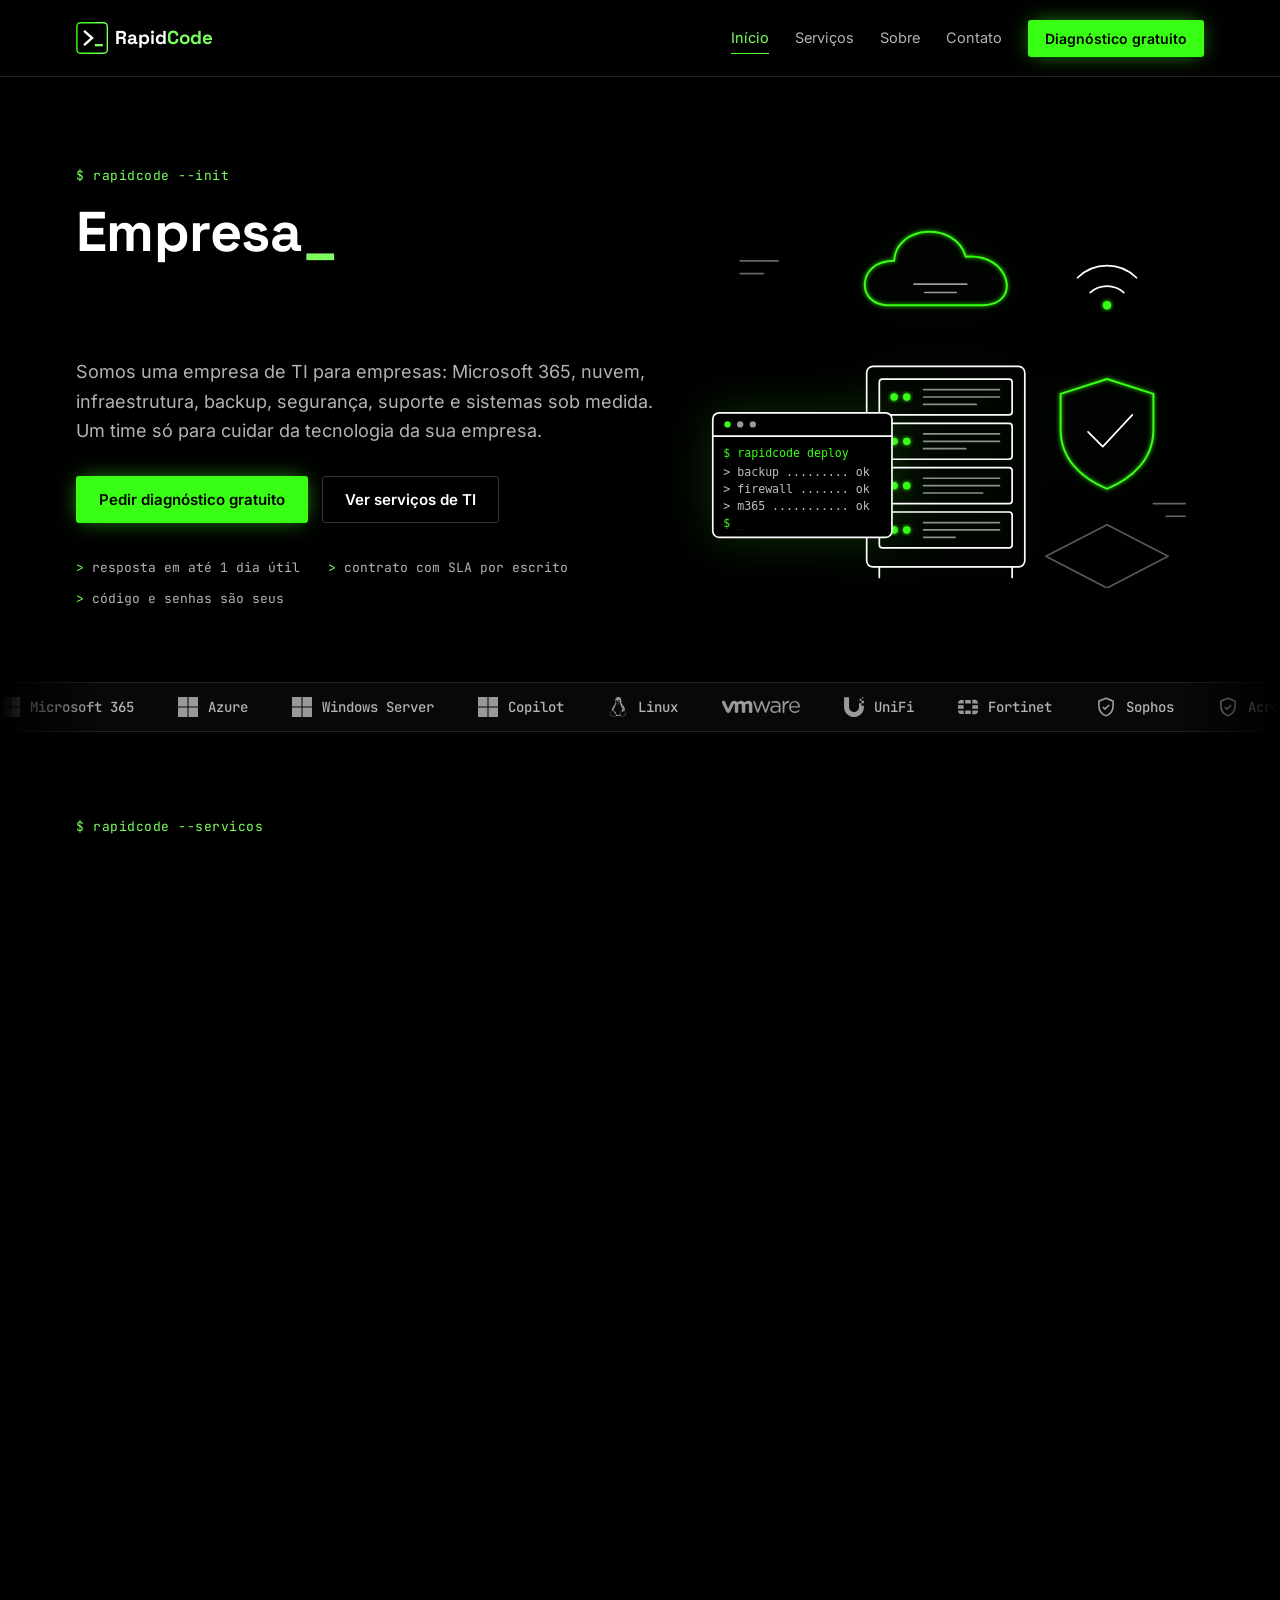
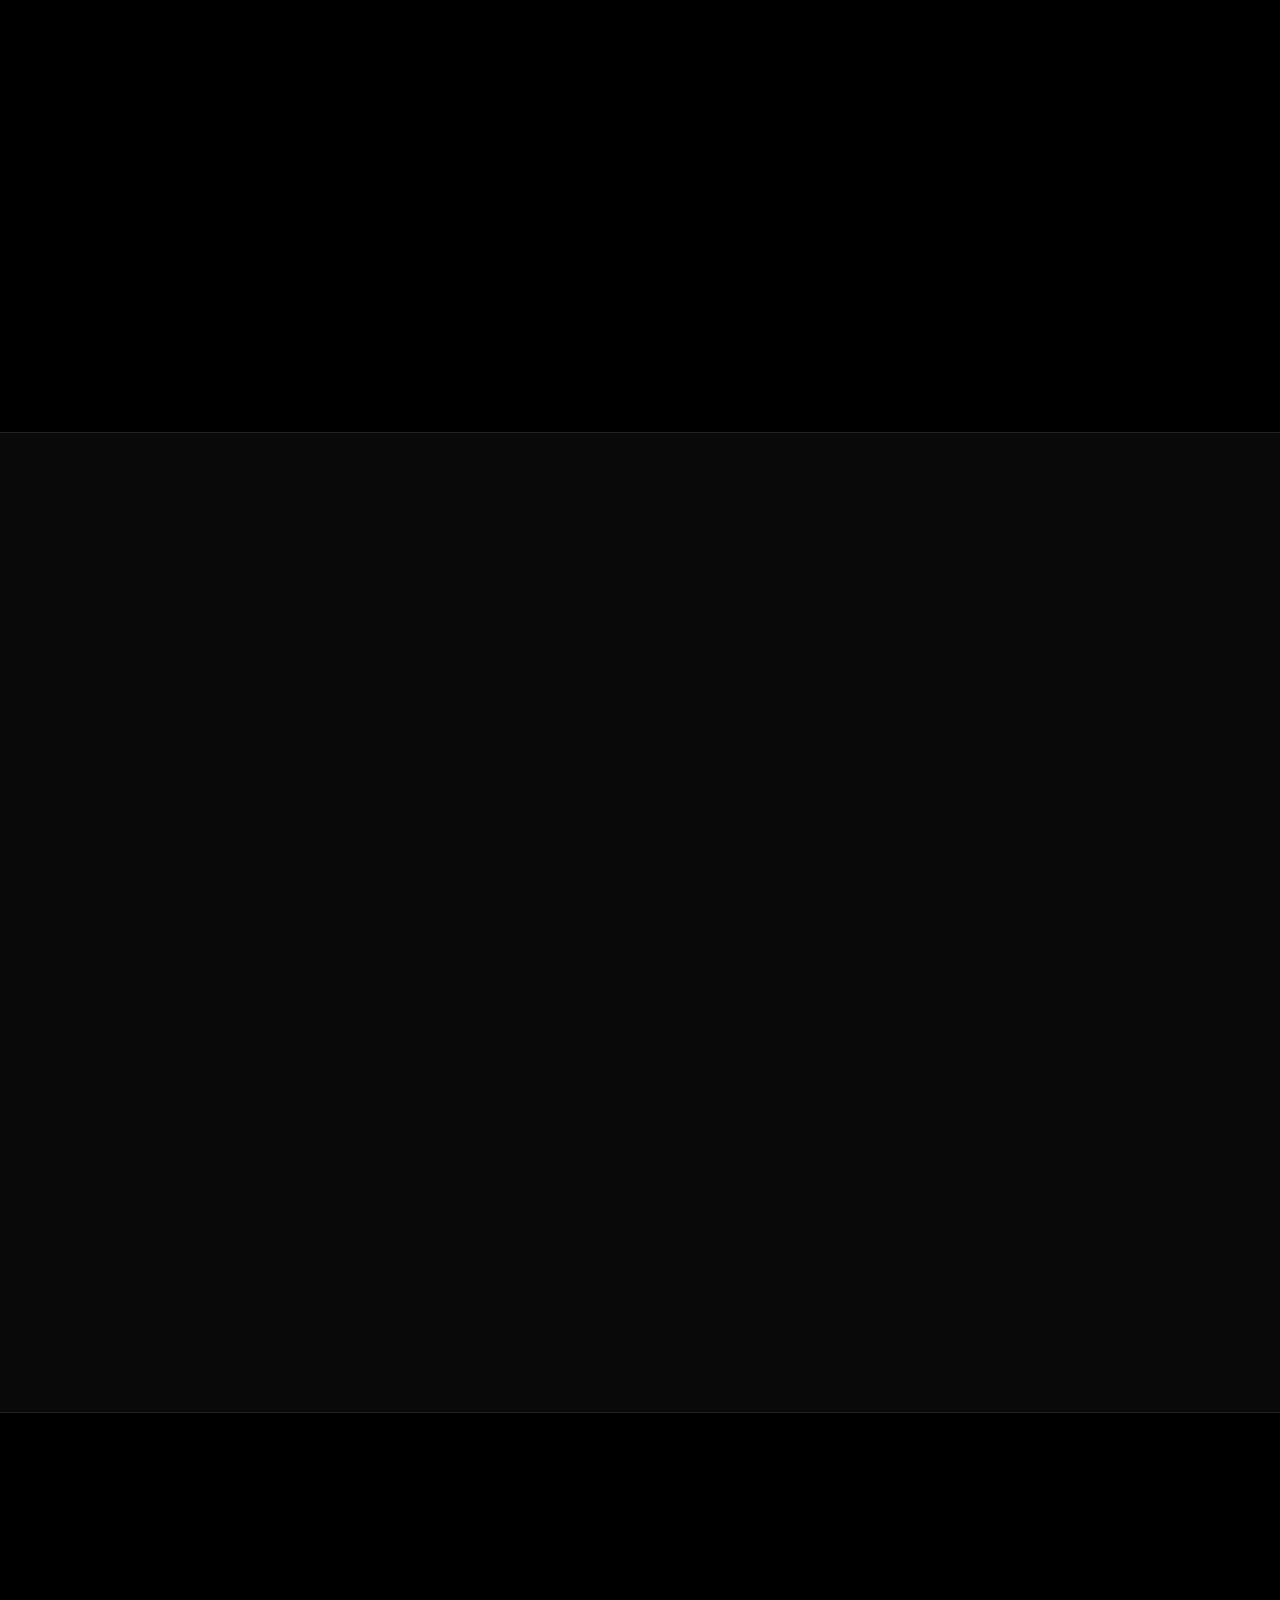
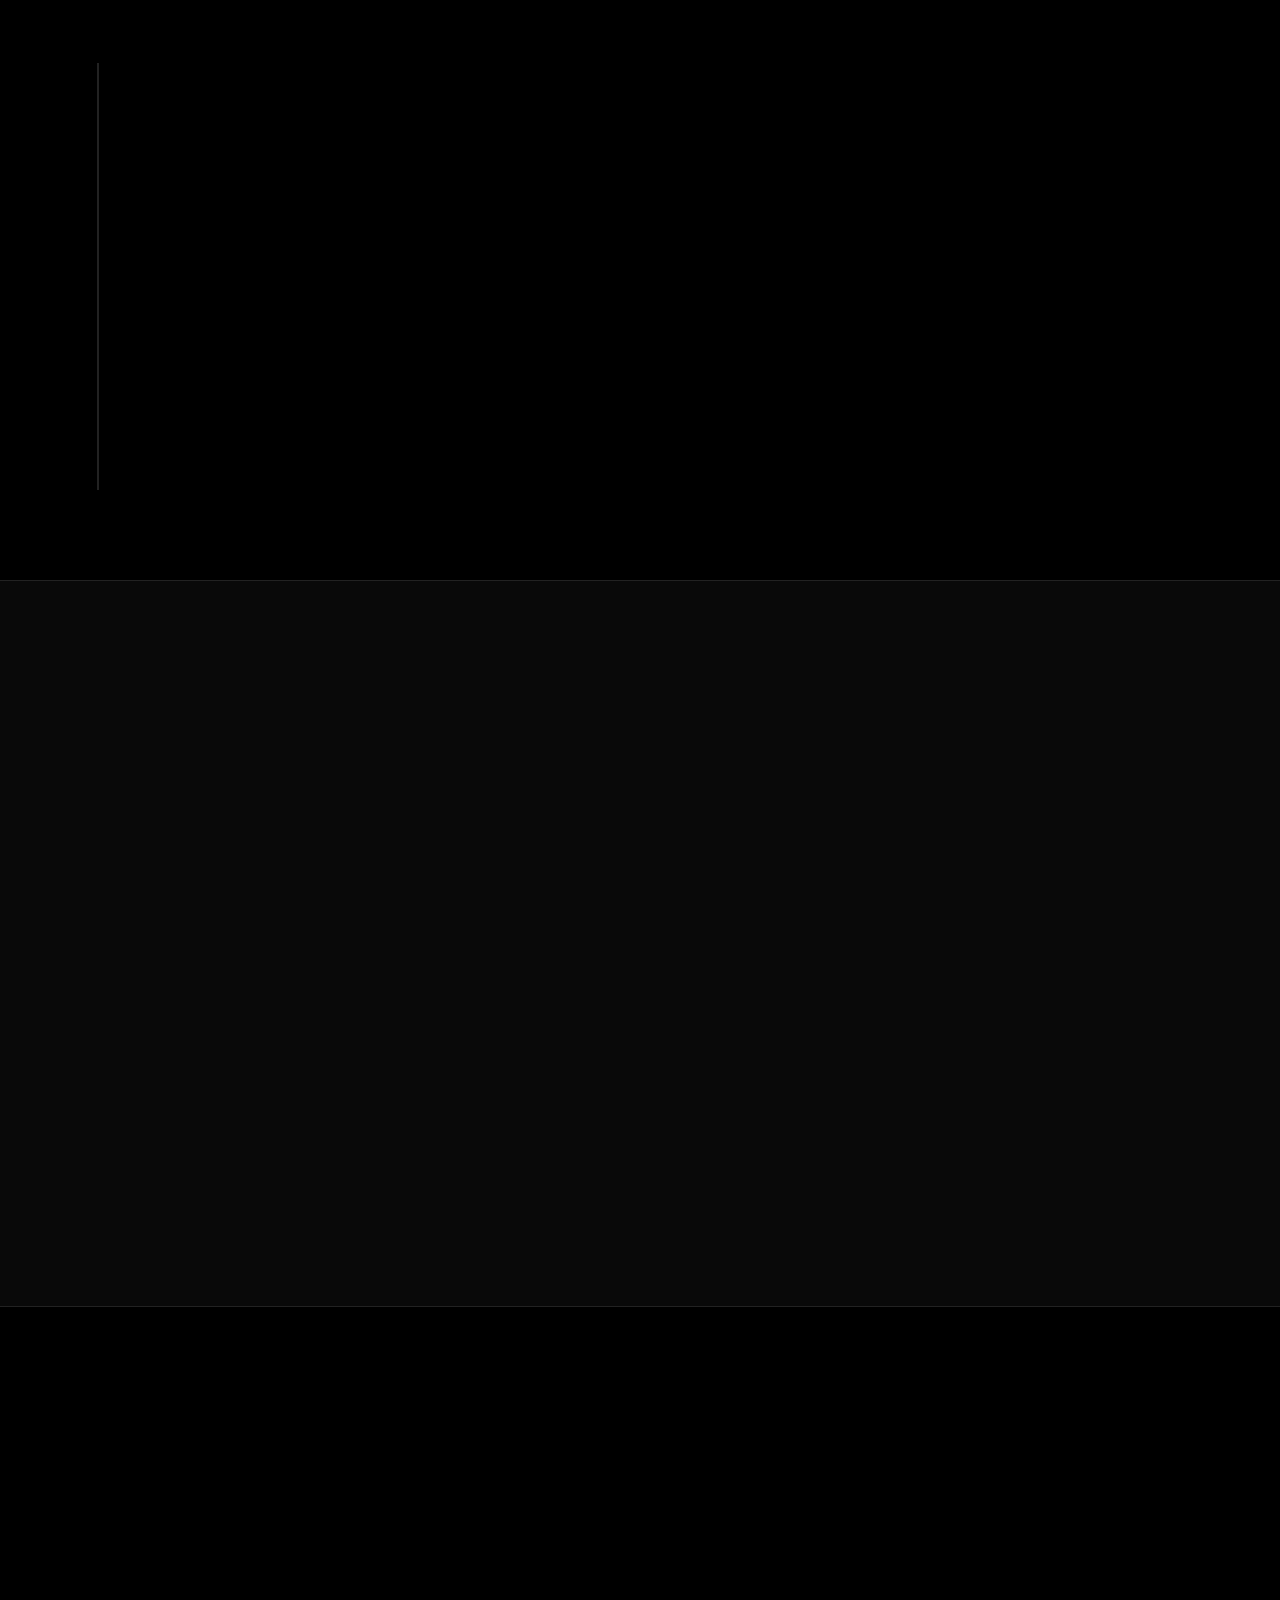
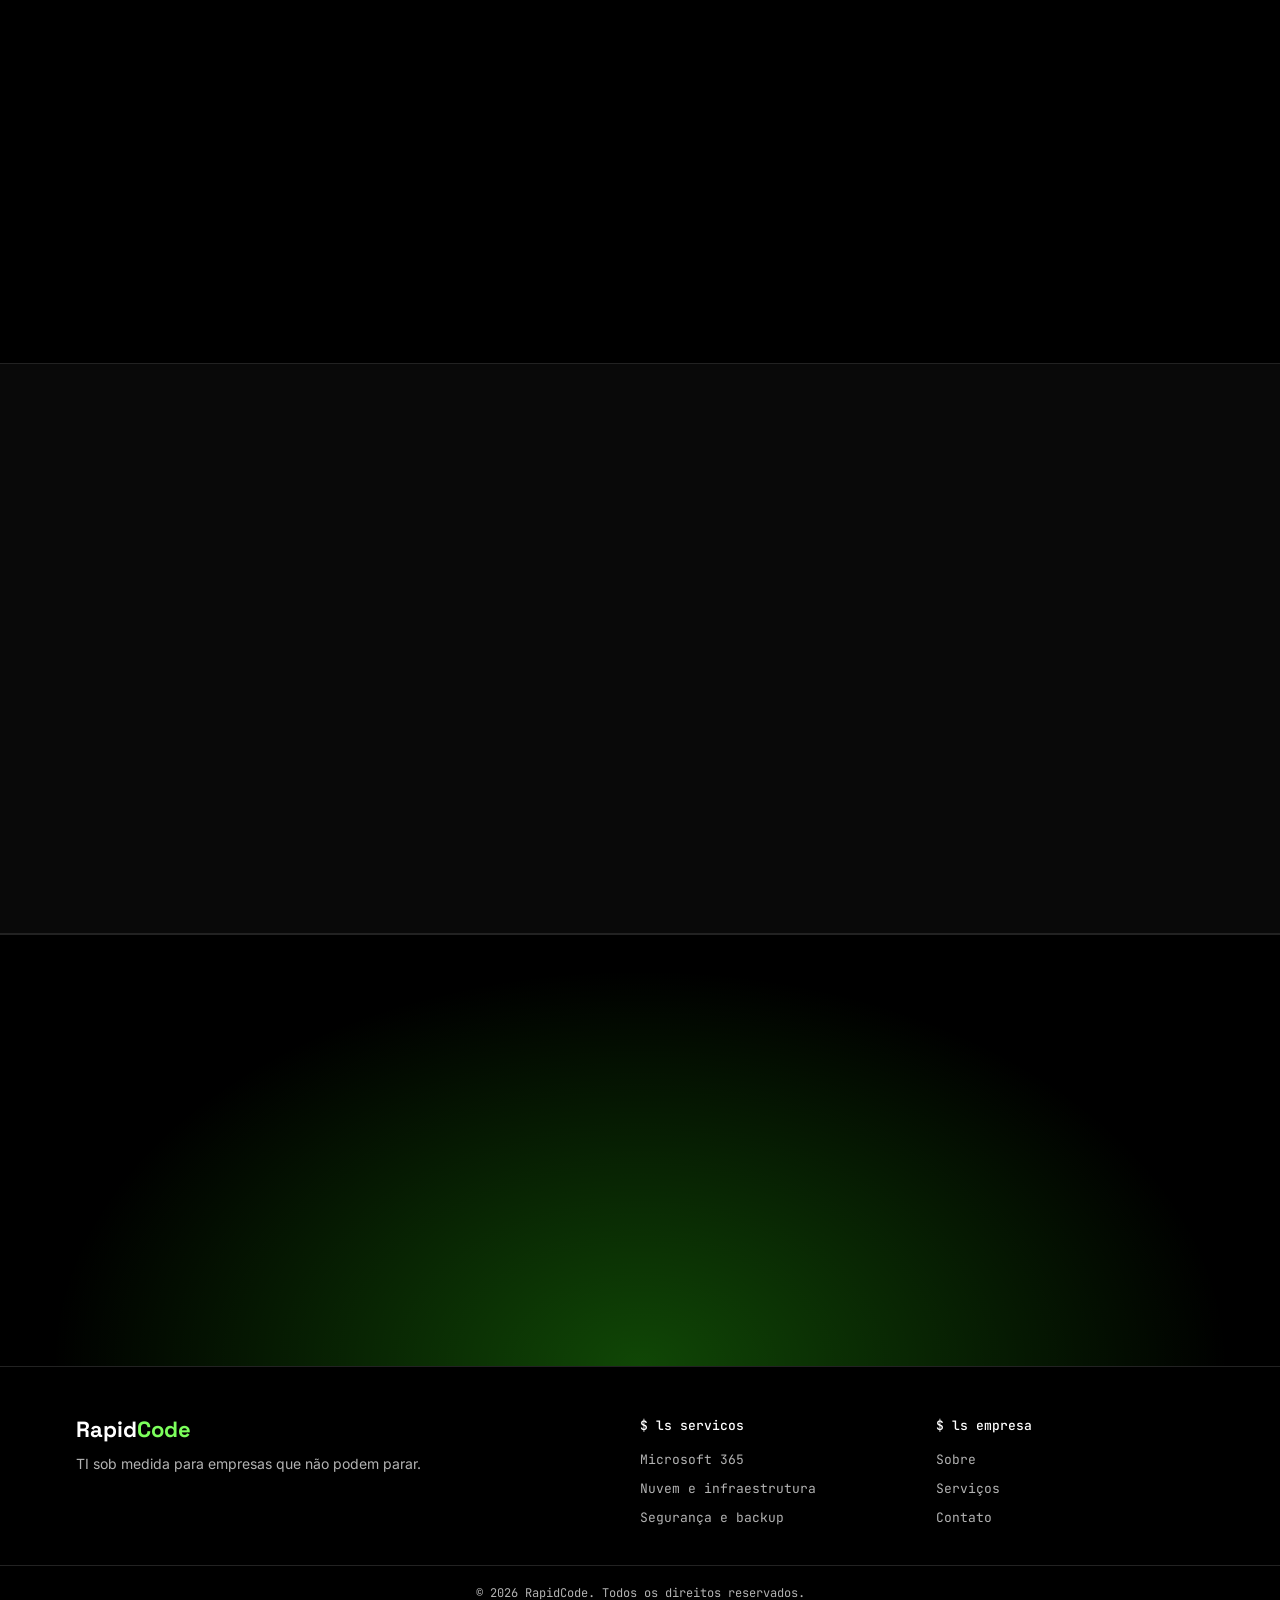
<file: index.html>
<!DOCTYPE html>
<html lang="pt-BR">
<head>
<meta charset="utf-8">
<meta name="viewport" content="width=device-width, initial-scale=1">
<title>Empresa de TI: suporte, nuvem e segurança | RapidCode</title>
<meta name="description" content="Empresa de TI com suporte e outsourcing, Microsoft 365 para empresas, backup em nuvem, segurança da informação, sistemas e IA. Atendimento em todo o Brasil.">
<meta name="robots" content="index,follow">
<link rel="canonical" href="https://www.rapidcode.com.br/">
<meta name="theme-color" content="#000000">
<meta property="og:type" content="website">
<meta property="og:site_name" content="RapidCode">
<meta property="og:title" content="Empresa de TI: suporte, nuvem e segurança | RapidCode">
<meta property="og:description" content="Empresa de TI com suporte e outsourcing, Microsoft 365 para empresas, backup em nuvem, segurança da informação, sistemas e IA. Atendimento em todo o Brasil.">
<meta property="og:url" content="https://www.rapidcode.com.br/">
<meta property="og:image" content="https://www.rapidcode.com.br/img/og-image.png">
<meta property="og:image:width" content="1200">
<meta property="og:image:height" content="630">
<meta property="og:image:alt" content="RapidCode - Soluções em TI para empresas">
<meta property="og:locale" content="pt_BR">
<meta name="twitter:card" content="summary_large_image">
<meta name="twitter:title" content="Empresa de TI: suporte, nuvem e segurança | RapidCode">
<meta name="twitter:description" content="Empresa de TI com suporte e outsourcing, Microsoft 365 para empresas, backup em nuvem, segurança da informação, sistemas e IA. Atendimento em todo o Brasil.">
<meta name="twitter:image" content="https://www.rapidcode.com.br/img/og-image.png">
<link rel="icon" href="favicon.ico" sizes="48x48">
<link rel="icon" type="image/svg+xml" href="img/favicon.svg">
<link rel="icon" type="image/png" sizes="32x32" href="img/favicon-32.png">
<link rel="apple-touch-icon" href="img/apple-touch-icon.png">
<link rel="manifest" href="site.webmanifest">
<meta http-equiv="Content-Security-Policy" content="default-src 'self'; script-src 'self'; style-src 'self'; font-src 'self'; img-src 'self' data:; connect-src 'self'; manifest-src 'self'; base-uri 'self'; form-action 'self'; object-src 'none'; upgrade-insecure-requests">
<meta name="referrer" content="strict-origin-when-cross-origin">
<link rel="preload" href="fonts/inter-latin.woff2" as="font" type="font/woff2" crossorigin>
<link rel="preload" href="fonts/space-grotesk-latin.woff2" as="font" type="font/woff2" crossorigin>
<link rel="stylesheet" href="css/fonts.css">
<link rel="stylesheet" href="css/style.css">
<!-- SEO: definir cidade/região (areaServed e address no JSON-LD) -->
<script type="application/ld+json">
{
  "@context": "https://schema.org",
  "@graph": [
    {
      "@type": "Organization",
      "@id": "https://www.rapidcode.com.br/#organization",
      "name": "RapidCode",
      "url": "https://www.rapidcode.com.br/",
      "logo": {
        "@type": "ImageObject",
        "url": "https://www.rapidcode.com.br/img/icon-512.png",
        "width": 512,
        "height": 512
      },
      "email": "contato@rapidcode.com.br",
      "telephone": "+55-11-99886-1379"
    },
    {
      "@type": "ProfessionalService",
      "@id": "https://www.rapidcode.com.br/#business",
      "name": "RapidCode",
      "url": "https://www.rapidcode.com.br/",
      "description": "Empresa de TI: suporte e outsourcing, Microsoft 365, nuvem, infraestrutura, backup, segurança da informação, desenvolvimento de sistemas e sites, inteligência artificial e consultoria.",
      "image": "https://www.rapidcode.com.br/img/og-image.png",
      "logo": "https://www.rapidcode.com.br/img/icon-512.png",
      "email": "contato@rapidcode.com.br",
      "telephone": "+55-11-99886-1379",
      "areaServed": "BR",
      "parentOrganization": {
        "@id": "https://www.rapidcode.com.br/#organization"
      },
      "hasOfferCatalog": {
        "@type": "OfferCatalog",
        "name": "Serviços de TI para empresas",
        "itemListElement": [
          {
            "@type": "Offer",
            "itemOffered": {
              "@type": "Service",
              "name": "Microsoft 365 para empresas",
              "description": "Migramos a empresa para o Microsoft 365 com planejamento, janela combinada e zero perda de mensagens, e deixamos identidade, dispositivos e arquivos sob política.",
              "url": "https://www.rapidcode.com.br/servicos.html#microsoft-365"
            }
          },
          {
            "@type": "Offer",
            "itemOffered": {
              "@type": "Service",
              "name": "Servidores em nuvem",
              "description": "Entendemos o que você realmente consome, migramos por etapas com plano de retorno e acompanhamos o custo mês a mês.",
              "url": "https://www.rapidcode.com.br/servicos.html#servidores-nuvem"
            }
          },
          {
            "@type": "Offer",
            "itemOffered": {
              "@type": "Service",
              "name": "Infraestrutura local",
              "description": "Projetamos e implantamos a base física e lógica da operação, com visibilidade e monitoramento desde o primeiro dia.",
              "url": "https://www.rapidcode.com.br/servicos.html#infraestrutura-local"
            }
          },
          {
            "@type": "Offer",
            "itemOffered": {
              "@type": "Service",
              "name": "Backup e recuperação",
              "description": "Definimos o que proteger, por quanto tempo e em quanto tempo precisa voltar, e provamos isso com testes reais.",
              "url": "https://www.rapidcode.com.br/servicos.html#backup"
            }
          },
          {
            "@type": "Offer",
            "itemOffered": {
              "@type": "Service",
              "name": "Segurança da informação",
              "description": "Combinamos tecnologia e hábitos: perímetro, endpoints, identidade e pessoas, com apoio na adequação à LGPD.",
              "url": "https://www.rapidcode.com.br/servicos.html#seguranca"
            }
          },
          {
            "@type": "Offer",
            "itemOffered": {
              "@type": "Service",
              "name": "Suporte e outsourcing de TI",
              "description": "Assumimos o dia a dia da TI com prazos escritos e prioridade para o que para a operação.",
              "url": "https://www.rapidcode.com.br/servicos.html#suporte"
            }
          },
          {
            "@type": "Offer",
            "itemOffered": {
              "@type": "Service",
              "name": "Desenvolvimento de sistemas e sites",
              "description": "Trabalhamos com escopo claro, prazo e critério de aceite, entregando em ciclos curtos para você ver o resultado cedo.",
              "url": "https://www.rapidcode.com.br/servicos.html#desenvolvimento"
            }
          },
          {
            "@type": "Offer",
            "itemOffered": {
              "@type": "Service",
              "name": "Inteligência artificial aplicada",
              "description": "Começamos pequeno: achamos rotinas repetitivas, testamos uma prova de conceito e medimos antes e depois.",
              "url": "https://www.rapidcode.com.br/servicos.html#ia"
            }
          },
          {
            "@type": "Offer",
            "itemOffered": {
              "@type": "Service",
              "name": "Consultoria em projetos de TI",
              "description": "Olhamos o ambiente de fora, sem vínculo com fornecedor, e entregamos um caminho priorizado.",
              "url": "https://www.rapidcode.com.br/servicos.html#consultoria"
            }
          }
        ]
      }
    },
    {
      "@type": "WebSite",
      "@id": "https://www.rapidcode.com.br/#website",
      "url": "https://www.rapidcode.com.br/",
      "name": "RapidCode",
      "inLanguage": "pt-BR",
      "publisher": {
        "@id": "https://www.rapidcode.com.br/#organization"
      }
    }
  ]
}
</script>
</head>
<body>
<canvas id="rain" aria-hidden="true"></canvas>

<header class="header" id="header">
  <div class="wrap header__in">
    <a class="logo" href="index.html" aria-label="RapidCode - início">
      <svg viewBox="0 0 190 40" width="170" height="36" role="img" aria-hidden="true">
        <defs><linearGradient id="lg" x1="0" x2="1"><stop offset="0" stop-color="#39FF14"/><stop offset="1" stop-color="#7CFF5C"/></linearGradient></defs>
        <rect x="1" y="3" width="34" height="34" rx="4" fill="none" stroke="url(#lg)" stroke-width="1.6"/>
        <path d="M10 13l8 7-8 7" fill="none" stroke="#FFFFFF" stroke-width="2.6" stroke-linecap="square"/>
        <path d="M21 28h9" stroke="#7CFF5C" stroke-width="2.6"/>
        <text x="44" y="27" font-family="Space Grotesk, sans-serif" font-size="21" font-weight="700" fill="#FFFFFF">Rapid<tspan fill="#7CFF5C">Code</tspan></text>
      </svg>
    </a>
    <nav class="nav" id="nav" aria-label="Principal">
      <a href="index.html" class="on" aria-current="page">Início</a>
      <a href="servicos.html">Serviços</a>
      <a href="sobre.html">Sobre</a>
      <a href="contato.html">Contato</a>
      <a class="btn btn--sm" href="contato.html">Diagnóstico gratuito</a>
    </nav>
    <button class="burger" id="burger" aria-label="Abrir menu" aria-expanded="false" aria-controls="nav"><span></span><span></span><span></span></button>
  </div>
</header>

<main id="topo">
  <section class="hero">
    <div class="wrap hero__in">
      <div class="hero__text">
      <p class="tag mono">$ rapidcode --init</p>
      <h1 class="hero__title"><span id="typed" data-text="Empresa de TI que roda rápido, seguro e sem dor de cabeça.">Empresa de TI que roda rápido, seguro e sem dor de cabeça.</span><span class="cursor" aria-hidden="true">_</span></h1>
      <p class="hero__lead reveal">Somos uma empresa de TI para empresas: Microsoft 365, nuvem, infraestrutura, backup, segurança, suporte e sistemas sob medida. Um time só para cuidar da tecnologia da sua empresa.</p>
      <div class="hero__cta reveal">
        <a class="btn" href="contato.html">Pedir diagnóstico gratuito</a>
        <a class="btn btn--ghost" href="servicos.html">Ver serviços de TI</a>
      </div>
      <ul class="hero__meta mono reveal">
        <li><span>&gt;</span> resposta em até 1 dia útil</li>
        <li><span>&gt;</span> contrato com SLA por escrito</li>
        <li><span>&gt;</span> código e senhas são seus</li>
      </ul>
      </div>
      <figure class="hero__art"><img src="img/hero.svg" width="480" height="380" alt="Ilustração em linhas de uma nuvem conectada a um rack de servidores com LEDs piscando, uma janela de terminal com comandos concluídos e um escudo de segurança" fetchpriority="high"></figure>
    </div>
  </section>

  <div class="marquee" aria-label="Tecnologias que usamos">
    <div class="marquee__track" id="marquee"></div>
  </div>

  <section class="sec" id="servicos">
    <div class="wrap">
      <p class="tag mono reveal">$ rapidcode --servicos</p>
      <h2 class="reveal">Serviços de TI: tudo o que a sua empresa precisa</h2>
      <p class="sec__lead reveal">Nove frentes que se encaixam. Contrate uma ou todas.</p>
      <div class="grid grid--3" id="servicosGrid">
      <a class="card spot reveal" href="servicos.html#microsoft-365"><img class="card__img" src="img/svc-microsoft-365.svg" width="120" height="90" loading="lazy" alt="Ilustração de um envelope de e-mail ligado a quatro janelas do Microsoft 365"><span class="card__ico mono">01 / microsoft-365</span><h3>Microsoft 365 para empresas</h3><p>E-mail, colaboração e segurança de identidade configurados do jeito certo, sem perder nenhum histórico.</p></a>
      <a class="card spot reveal" href="servicos.html#servidores-nuvem"><img class="card__img" src="img/svc-servidores-nuvem.svg" width="120" height="90" loading="lazy" alt="Ilustração de uma nuvem conectada a dois servidores com LEDs"><span class="card__ico mono">02 / servidores-nuvem</span><h3>Servidores em nuvem</h3><p>Avaliação, migração em ondas e gestão contínua de cargas de trabalho na nuvem.</p></a>
      <a class="card spot reveal" href="servicos.html#infraestrutura-local"><img class="card__img" src="img/svc-infra-local.svg" width="120" height="90" loading="lazy" alt="Ilustração de um switch de rede com portas e sinais de wi-fi"><span class="card__ico mono">03 / infraestrutura-local</span><h3>Infraestrutura local</h3><p>Rede, wi-fi, servidores e energia projetados para o seu escritório ou unidade.</p></a>
      <a class="card spot reveal" href="servicos.html#backup"><img class="card__img" src="img/svc-backup.svg" width="120" height="90" loading="lazy" alt="Ilustração de uma pilha de discos ligada a um cadeado de proteção"><span class="card__ico mono">04 / backup</span><h3>Backup e recuperação</h3><p>Cópias imutáveis e restauração testada: backup bom é o que volta no tempo combinado.</p></a>
      <a class="card spot reveal" href="servicos.html#seguranca"><img class="card__img" src="img/svc-seguranca.svg" width="120" height="90" loading="lazy" alt="Ilustração de um escudo com marca de verificação e linhas de firewall"><span class="card__ico mono">05 / seguranca</span><h3>Segurança da informação</h3><p>Camadas de proteção práticas para reduzir o risco sem travar o trabalho.</p></a>
      <a class="card spot reveal" href="servicos.html#suporte"><img class="card__img" src="img/svc-suporte.svg" width="120" height="90" loading="lazy" alt="Ilustração de um headset de atendimento com balão de chamado"><span class="card__ico mono">06 / suporte</span><h3>Suporte e outsourcing de TI</h3><p>Time de TI terceirizado com SLA por criticidade, remoto e presencial.</p></a>
      <a class="card spot reveal" href="servicos.html#desenvolvimento"><img class="card__img" src="img/svc-dev.svg" width="120" height="90" loading="lazy" alt="Ilustração de uma janela de navegador com símbolos de código"><span class="card__ico mono">07 / desenvolvimento</span><h3>Desenvolvimento de sistemas e sites</h3><p>Sistemas sob medida e sites rápidos, com código-fonte seu desde o início.</p></a>
      <a class="card spot reveal" href="servicos.html#ia"><img class="card__img" src="img/svc-ia.svg" width="120" height="90" loading="lazy" alt="Ilustração de um chip com a sigla AI e trilhas de circuito"><span class="card__ico mono">08 / ia</span><h3>Inteligência artificial aplicada</h3><p>IA no dia a dia da empresa, com resultado medido e regras claras de uso.</p></a>
      <a class="card spot reveal" href="servicos.html#consultoria"><img class="card__img" src="img/svc-consultoria.svg" width="120" height="90" loading="lazy" alt="Ilustração de um gráfico de barras com linha de tendência"><span class="card__ico mono">09 / consultoria</span><h3>Consultoria em projetos de TI</h3><p>Decisões de TI com base em diagnóstico, risco e custo, não em achismo.</p></a>
      </div>
    </div>
  </section>

  <section class="sec sec--alt" id="produtos">
    <div class="wrap">
      <p class="tag mono reveal">$ rapidcode --produtos</p>
      <h2 class="reveal">Produtos próprios</h2>
      <p class="sec__lead reveal">Ferramentas criadas pela RapidCode para o dia a dia das equipes.</p>
      <div class="grid grid--2">
        <article class="card reveal spot">
          <img class="card__shot" src="img/mock-rapidhub.svg" width="480" height="300" loading="lazy" alt="Tela do RapidHub: menu lateral, mural de avisos com comunicados do RH e da TI, agenda do mês e aniversariantes da semana">
          <span class="card__tag mono">intranet</span>
          <h3>RapidHub</h3>
          <p>Comunicados, documentos, políticas e atalhos para os sistemas da empresa em um só lugar, com acesso por perfil.</p>
          <ul class="list"><li>Mural de avisos e aniversariantes</li><li>Biblioteca de documentos com versões</li><li>Login único com Microsoft 365</li></ul>
          <a class="link mono" href="contato.html?assunto=Produto%3A%20RapidHub">conheça o RapidHub &rarr;</a>
        </article>
        <article class="card reveal spot">
          <img class="card__shot" src="img/mock-rapiddesk.svg" width="480" height="300" loading="lazy" alt="Tela do RapidDesk: lista de chamados com status (aberto, em atendimento, aguardando, resolvido) e barras de SLA, mais o botão Novo chamado">
          <span class="card__tag mono">chamados</span>
          <h3>RapidDesk</h3>
          <p>Abertura e acompanhamento de chamados de TI com prioridade, SLA e histórico, simples para quem pede e para quem atende.</p>
          <ul class="list"><li>Abertura por portal, e-mail ou Teams</li><li>SLA por criticidade com alertas</li><li>Relatórios mensais para gestores</li></ul>
          <a class="link mono" href="contato.html?assunto=Produto%3A%20RapidDesk">conheça o RapidDesk &rarr;</a>
        </article>
      </div>
    </div>
  </section>

  <section class="sec" id="processo">
    <div class="wrap">
      <p class="tag mono reveal">$ rapidcode --processo</p>
      <h2 class="reveal">Como trabalhamos</h2>
      <p class="sec__lead reveal">Quatro etapas, sem surpresas no caminho.</p>
      <ol class="timeline" id="timeline">
        <span class="timeline__line"><i id="tlFill"></i></span>
        <li class="reveal"><span class="step mono">01</span><div><h3>Diagnóstico gratuito</h3><p>Mapeamos seu ambiente, riscos e prioridades em uma conversa objetiva e sem compromisso.</p></div></li>
        <li class="reveal"><span class="step mono">02</span><div><h3>Proposta</h3><p>Escopo, prazo e investimento claros, com opções para você decidir com segurança.</p></div></li>
        <li class="reveal"><span class="step mono">03</span><div><h3>Execução</h3><p>Entregas em etapas curtas, janelas combinadas e documentação ao final de cada uma.</p></div></li>
        <li class="reveal"><span class="step mono">04</span><div><h3>Operação</h3><p>Monitoramento, suporte e melhoria contínua com relatório mensal em linguagem de negócio.</p></div></li>
      </ol>
    </div>
  </section>

  <section class="sec sec--alt" id="diferenciais">
    <div class="wrap">
      <p class="tag mono reveal">$ rapidcode --diferenciais</p>
      <h2 class="reveal">Por que a RapidCode</h2>
      <div class="grid grid--4">
        <div class="card reveal spot"><h3>Prazo escrito</h3><p>SLA por criticidade em contrato, não em promessa.</p></div>
        <div class="card reveal spot"><h3>Sem amarras</h3><p>Documentação, senhas e código-fonte entregues a você.</p></div>
        <div class="card reveal spot"><h3>Backup testado</h3><p>Restauração provada com tempo medido, não só configurada.</p></div>
        <div class="card reveal spot"><h3>Linguagem clara</h3><p>Relatórios que o gestor entende, sem jargão desnecessário.</p></div>
      </div>
      <figure class="figwide reveal"><img src="img/monitoramento.svg" width="800" height="240" loading="lazy" alt="Painel de monitoramento: diagrama de rede com nuvem, firewall, switch, servidor e notebooks, gráfico de disponibilidade de 99,9% e medidor de SLA"></figure>
    </div>
  </section>

  <section class="sec" id="planos">
    <div class="wrap">
      <p class="tag mono reveal">$ rapidcode --planos-suporte</p>
      <h2 class="reveal">Planos de suporte de TI para empresas e outsourcing</h2>
      <p class="sec__lead reveal">Dimensionados para o tamanho e a criticidade da sua operação.</p>
      <div class="grid grid--3">
        <article class="card plan reveal spot">
          <h3>Basic</h3><p class="price mono">Sob consulta</p>
          <ul class="list"><li>Atendimento remoto em horário comercial</li><li>Monitoramento básico</li><li>Relatório trimestral</li></ul>
          <a class="btn btn--ghost" href="contato.html?assunto=Suporte%20e%20outsourcing%20de%20TI">Solicitar proposta</a>
        </article>
        <article class="card plan plan--hot reveal spot">
          <span class="badge mono">recomendado</span>
          <h3>Standard</h3><p class="price mono">Sob consulta</p>
          <ul class="list"><li>Remoto e presencial agendado</li><li>SLA por criticidade</li><li>Manutenção preventiva</li><li>Relatório mensal</li></ul>
          <a class="btn" href="contato.html?assunto=Suporte%20e%20outsourcing%20de%20TI">Solicitar proposta</a>
        </article>
        <article class="card plan reveal spot">
          <h3>Premium</h3><p class="price mono">Sob consulta</p>
          <ul class="list"><li>Plantão 24x7 para incidentes críticos</li><li>Gestor de conta dedicado</li><li>Revisão de risco e custo</li><li>Reuniões de acompanhamento</li></ul>
          <a class="btn btn--ghost" href="contato.html?assunto=Suporte%20e%20outsourcing%20de%20TI">Solicitar proposta</a>
        </article>
      </div>
    </div>
  </section>

  <section class="sec sec--alt" id="numeros">
    <div class="wrap">
      <p class="tag mono reveal">$ rapidcode --resultados</p>
      <h2 class="reveal">Números do ambiente</h2>
      <!-- PLACEHOLDER: números e depoimentos abaixo são exemplos ilustrativos; substituir por dados reais autorizados. -->
      <div class="stats">
        <div class="stat reveal"><b data-count="120" data-suffix="+">0</b><span>empresas atendidas</span></div>
        <div class="stat reveal"><b data-count="99.9" data-dec="1" data-suffix="%">0</b><span>disponibilidade média</span></div>
        <div class="stat reveal"><b data-count="15" data-suffix=" min">0</b><span>tempo médio de 1ª resposta</span></div>
        <div class="stat reveal"><b data-count="8" data-suffix=" anos">0</b><span>de estrada em TI</span></div>
      </div>
      <div class="grid grid--3 quotes">
        <blockquote class="card reveal spot">“Migramos para o Microsoft 365 em um fim de semana e na segunda ninguém percebeu.”<cite class="mono">— Ana P., diretora administrativa</cite></blockquote>
        <blockquote class="card reveal spot">“O primeiro teste de restauração foi o que me convenceu a contratar o backup.”<cite class="mono">— Carlos M., sócio de escritório contábil</cite></blockquote>
        <blockquote class="card reveal spot">“Os relatórios mensais finalmente falam a língua de quem decide.”<cite class="mono">— Marina S., gerente financeira</cite></blockquote>
      </div>
    </div>
  </section>

  <section class="cta" id="contato">
    <img class="cta__bg" src="img/cta-bg.svg" alt="" aria-hidden="true" loading="lazy" width="1200" height="400">
    <div class="wrap cta__in reveal">
      <p class="tag mono">$ rapidcode --diagnostico --gratis</p>
      <h2>Vamos olhar a TI da sua empresa?</h2>
      <p>Em uma conversa de 30 minutos mostramos onde estão os riscos e as oportunidades. Sem custo e sem compromisso.</p>
      <a class="btn btn--lg" href="contato.html">Pedir diagnóstico gratuito</a>
    </div>
  </section>
</main>

<footer class="footer">
  <div class="wrap footer__in">
    <div>
      <strong class="footer__logo">Rapid<span>Code</span></strong>
      <p>TI sob medida para empresas que não podem parar.</p>
    </div>
    <div class="mono footer__col"><b>$ ls servicos</b><a href="servicos.html#microsoft-365">Microsoft 365</a><a href="servicos.html#servidores-nuvem">Nuvem e infraestrutura</a><a href="servicos.html#seguranca">Segurança e backup</a></div>
    <div class="mono footer__col"><b>$ ls empresa</b><a href="sobre.html">Sobre</a><a href="servicos.html">Serviços</a><a href="contato.html">Contato</a></div>
  </div>
  <p class="footer__copy mono">&copy; 2026 RapidCode. Todos os direitos reservados.</p>
</footer>

<script src="js/data.js" defer></script>
<script src="js/main.js" defer></script>
</body>
</html>
</file>
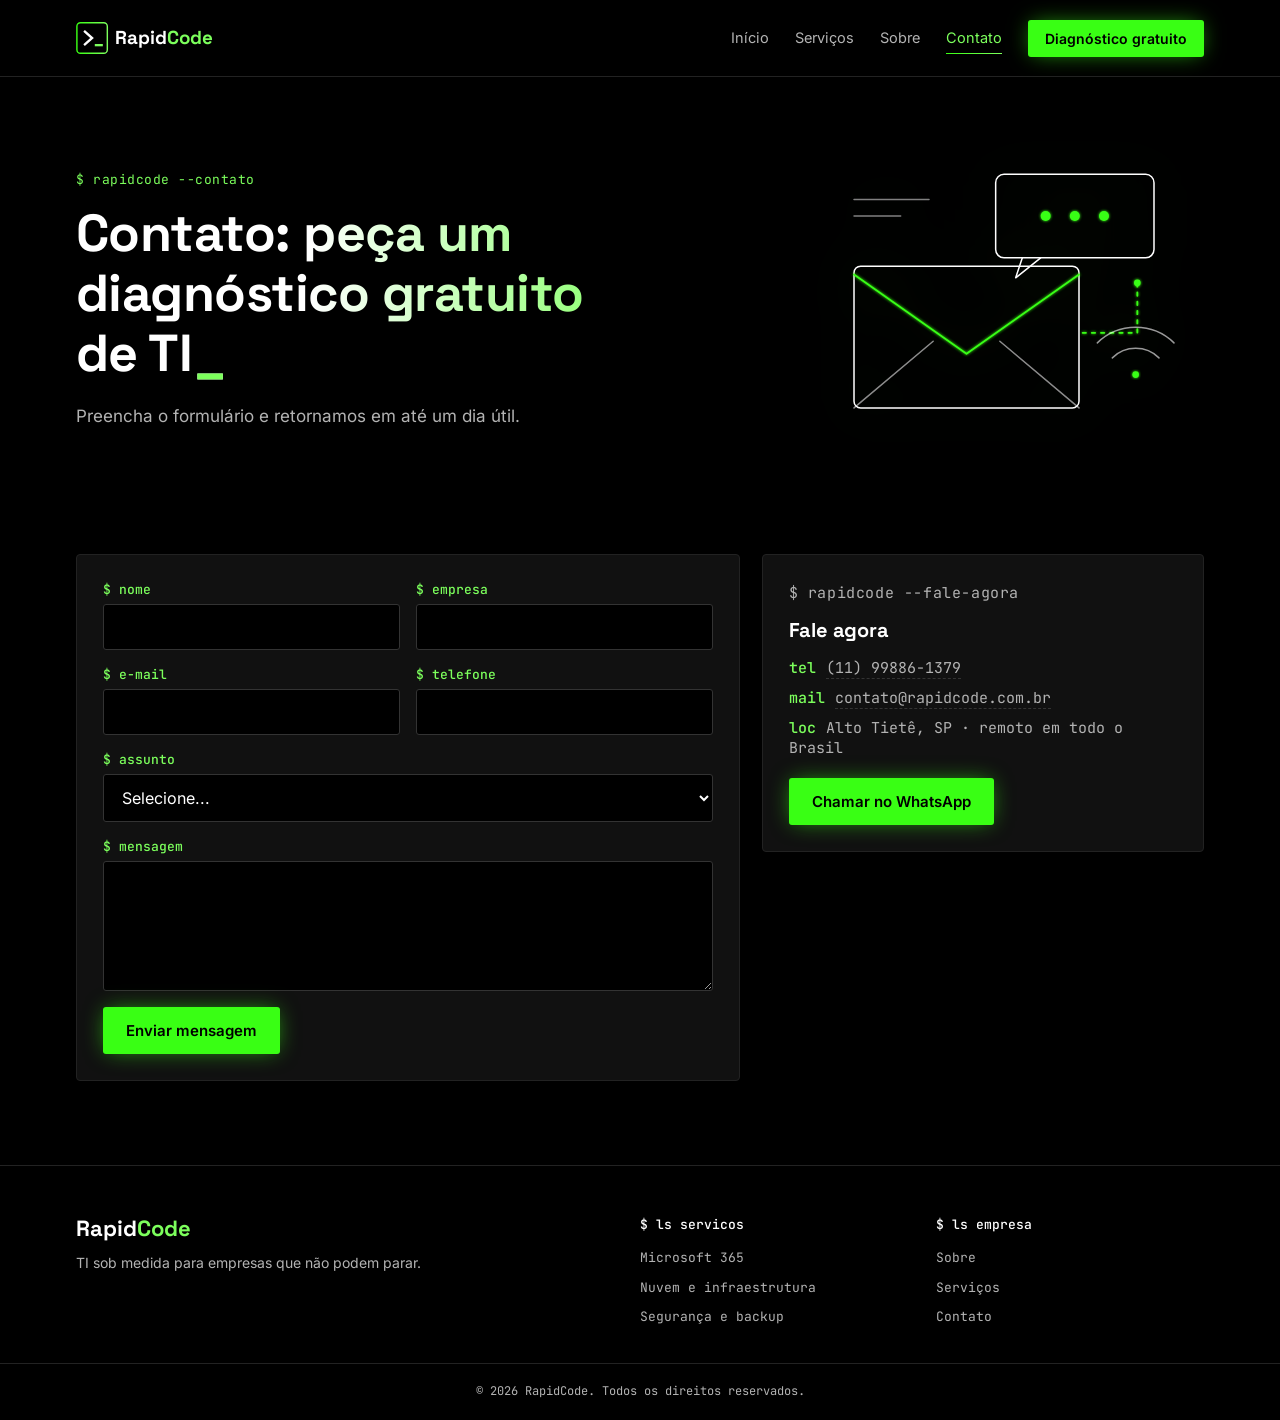
<file: contato.html>
<!DOCTYPE html>
<html lang="pt-BR">
<head>
<meta charset="utf-8">
<meta name="viewport" content="width=device-width, initial-scale=1">
<title>Contato e diagnóstico gratuito de TI | RapidCode</title>
<meta name="description" content="Peça um diagnóstico gratuito de TI para a sua empresa: suporte, Microsoft 365, backup e segurança. Retornamos em até um dia útil, com atendimento remoto.">
<meta name="robots" content="index,follow">
<link rel="canonical" href="https://www.rapidcode.com.br/contato.html">
<meta name="theme-color" content="#000000">
<meta property="og:type" content="website">
<meta property="og:site_name" content="RapidCode">
<meta property="og:title" content="Contato e diagnóstico gratuito de TI | RapidCode">
<meta property="og:description" content="Peça um diagnóstico gratuito de TI para a sua empresa: suporte, Microsoft 365, backup e segurança. Retornamos em até um dia útil, com atendimento remoto.">
<meta property="og:url" content="https://www.rapidcode.com.br/contato.html">
<meta property="og:image" content="https://www.rapidcode.com.br/img/og-image.png">
<meta property="og:image:width" content="1200">
<meta property="og:image:height" content="630">
<meta property="og:image:alt" content="RapidCode - Soluções em TI para empresas">
<meta property="og:locale" content="pt_BR">
<meta name="twitter:card" content="summary_large_image">
<meta name="twitter:title" content="Contato e diagnóstico gratuito de TI | RapidCode">
<meta name="twitter:description" content="Peça um diagnóstico gratuito de TI para a sua empresa: suporte, Microsoft 365, backup e segurança. Retornamos em até um dia útil, com atendimento remoto.">
<meta name="twitter:image" content="https://www.rapidcode.com.br/img/og-image.png">
<link rel="icon" href="favicon.ico" sizes="48x48">
<link rel="icon" type="image/svg+xml" href="img/favicon.svg">
<link rel="icon" type="image/png" sizes="32x32" href="img/favicon-32.png">
<link rel="apple-touch-icon" href="img/apple-touch-icon.png">
<link rel="manifest" href="site.webmanifest">
<meta http-equiv="Content-Security-Policy" content="default-src 'self'; script-src 'self'; style-src 'self'; font-src 'self'; img-src 'self' data:; connect-src 'self'; manifest-src 'self'; base-uri 'self'; form-action 'self'; object-src 'none'; upgrade-insecure-requests">
<meta name="referrer" content="strict-origin-when-cross-origin">
<link rel="preload" href="fonts/inter-latin.woff2" as="font" type="font/woff2" crossorigin>
<link rel="preload" href="fonts/space-grotesk-latin.woff2" as="font" type="font/woff2" crossorigin>
<link rel="stylesheet" href="css/fonts.css">
<link rel="stylesheet" href="css/style.css">
<!-- SEO: definir cidade/região (areaServed e address no JSON-LD) -->
<script type="application/ld+json">
{
  "@context": "https://schema.org",
  "@graph": [
    {
      "@type": "ContactPage",
      "name": "Contato RapidCode",
      "url": "https://www.rapidcode.com.br/contato.html",
      "inLanguage": "pt-BR",
      "mainEntity": {
        "@type": "Organization",
        "name": "RapidCode",
        "url": "https://www.rapidcode.com.br/",
        "email": "contato@rapidcode.com.br",
        "telephone": "+55-11-99886-1379",
        "contactPoint": {
          "@type": "ContactPoint",
          "contactType": "customer service",
          "email": "contato@rapidcode.com.br",
          "telephone": "+55-11-99886-1379",
          "areaServed": "BR",
          "availableLanguage": "pt-BR"
        }
      }
    },
    {
      "@type": "BreadcrumbList",
      "itemListElement": [
        {
          "@type": "ListItem",
          "position": 1,
          "name": "Início",
          "item": "https://www.rapidcode.com.br/"
        },
        {
          "@type": "ListItem",
          "position": 2,
          "name": "Contato",
          "item": "https://www.rapidcode.com.br/contato.html"
        }
      ]
    }
  ]
}
</script>
</head>
<body>
<canvas id="rain" aria-hidden="true"></canvas>

<header class="header" id="header">
  <div class="wrap header__in">
    <a class="logo" href="index.html" aria-label="RapidCode - início">
      <svg viewBox="0 0 190 40" width="170" height="36" role="img" aria-hidden="true">
        <defs><linearGradient id="lg" x1="0" x2="1"><stop offset="0" stop-color="#39FF14"/><stop offset="1" stop-color="#7CFF5C"/></linearGradient></defs>
        <rect x="1" y="3" width="34" height="34" rx="4" fill="none" stroke="url(#lg)" stroke-width="1.6"/>
        <path d="M10 13l8 7-8 7" fill="none" stroke="#FFFFFF" stroke-width="2.6" stroke-linecap="square"/>
        <path d="M21 28h9" stroke="#7CFF5C" stroke-width="2.6"/>
        <text x="44" y="27" font-family="Space Grotesk, sans-serif" font-size="21" font-weight="700" fill="#FFFFFF">Rapid<tspan fill="#7CFF5C">Code</tspan></text>
      </svg>
    </a>
    <nav class="nav" id="nav" aria-label="Principal">
      <a href="index.html">Início</a>
      <a href="servicos.html">Serviços</a>
      <a href="sobre.html">Sobre</a>
      <a href="contato.html" class="on" aria-current="page">Contato</a>
      <a class="btn btn--sm" href="contato.html">Diagnóstico gratuito</a>
    </nav>
    <button class="burger" id="burger" aria-label="Abrir menu" aria-expanded="false" aria-controls="nav"><span></span><span></span><span></span></button>
  </div>
</header>

<main id="topo">
  <section class="hero hero--page">
    <div class="wrap hero__in">
      <div class="hero__text">
        <p class="tag mono">$ rapidcode --contato</p>
        <h1 class="hero__title">Contato: peça um diagnóstico gratuito de TI<span class="cursor" aria-hidden="true">_</span></h1>
        <p class="hero__lead">Preencha o formulário e retornamos em até um dia útil.</p>
      </div>
      <figure class="hero__art"><img src="img/contato.svg" width="480" height="380" alt="Ilustração em linhas de um envelope aberto com um balão de conversa digitando e sinais de conexão" fetchpriority="high"></figure>
    </div>
  </section>

  <section class="sec sec--tight">
    <div class="wrap contact">
      <form id="formContato" class="card card--static form reveal">
        <div class="two">
          <label>$ nome<input name="nome" required autocomplete="name"></label>
          <label>$ empresa<input name="empresa" autocomplete="organization"></label>
        </div>
        <div class="two">
          <label>$ e-mail<input type="email" name="email" required autocomplete="email"></label>
          <label>$ telefone<input type="tel" name="tel" autocomplete="tel"></label>
        </div>
        <label>$ assunto<select id="assunto" name="assunto" required></select></label>
        <label>$ mensagem<textarea name="msg" rows="5"></textarea></label>
        <button class="btn" type="submit">Enviar mensagem</button>
        <div class="ok" id="ok" role="status">Abrimos seu aplicativo de e-mail com a mensagem pronta — é só enviar.</div>
      </form>
      <aside class="card card--static spot reveal">
        <p class="tag mono">$ rapidcode --fale-agora</p>
        <h2 class="card__title">Fale agora</h2>
        <p class="cinfo"><span><b>tel</b><a href="tel:+5511998861379">(11) 99886-1379</a></span><span><b>mail</b><a href="mailto:contato@rapidcode.com.br">contato@rapidcode.com.br</a></span><span><b>loc</b>Alto Tietê, SP · remoto em todo o Brasil</span></p>
        <a class="btn" id="zap" href="https://wa.me/5511998861379?text=Ol%C3%A1!%20Quero%20pedir%20um%20diagn%C3%B3stico%20gratuito." target="_blank" rel="noopener noreferrer">Chamar no WhatsApp</a>
      </aside>
    </div>
  </section>
</main>

<footer class="footer">
  <div class="wrap footer__in">
    <div>
      <strong class="footer__logo">Rapid<span>Code</span></strong>
      <p>TI sob medida para empresas que não podem parar.</p>
    </div>
    <div class="mono footer__col"><b>$ ls servicos</b><a href="servicos.html#microsoft-365">Microsoft 365</a><a href="servicos.html#servidores-nuvem">Nuvem e infraestrutura</a><a href="servicos.html#seguranca">Segurança e backup</a></div>
    <div class="mono footer__col"><b>$ ls empresa</b><a href="sobre.html">Sobre</a><a href="servicos.html">Serviços</a><a href="contato.html">Contato</a></div>
  </div>
  <p class="footer__copy mono">&copy; 2026 RapidCode. Todos os direitos reservados.</p>
</footer>

<script src="js/data.js" defer></script>
<script src="js/main.js" defer></script>
</body>
</html>
</file>
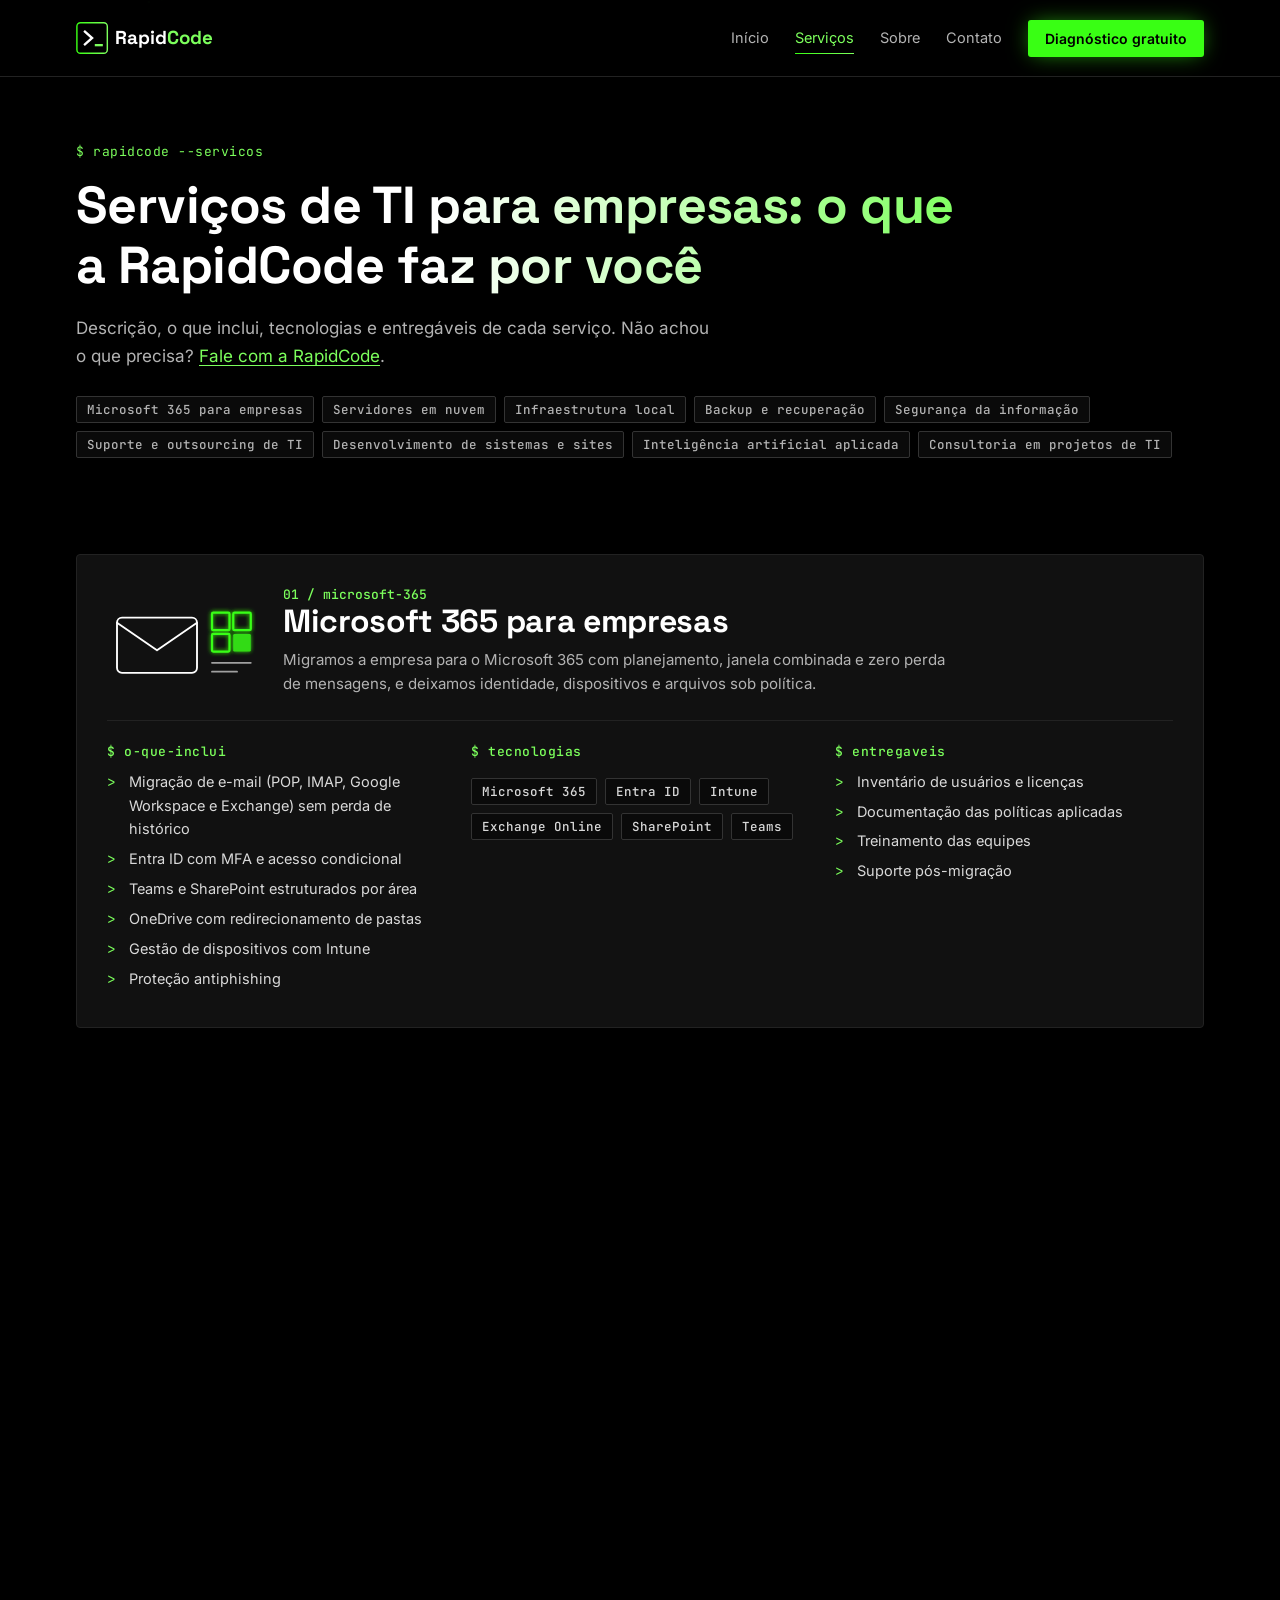
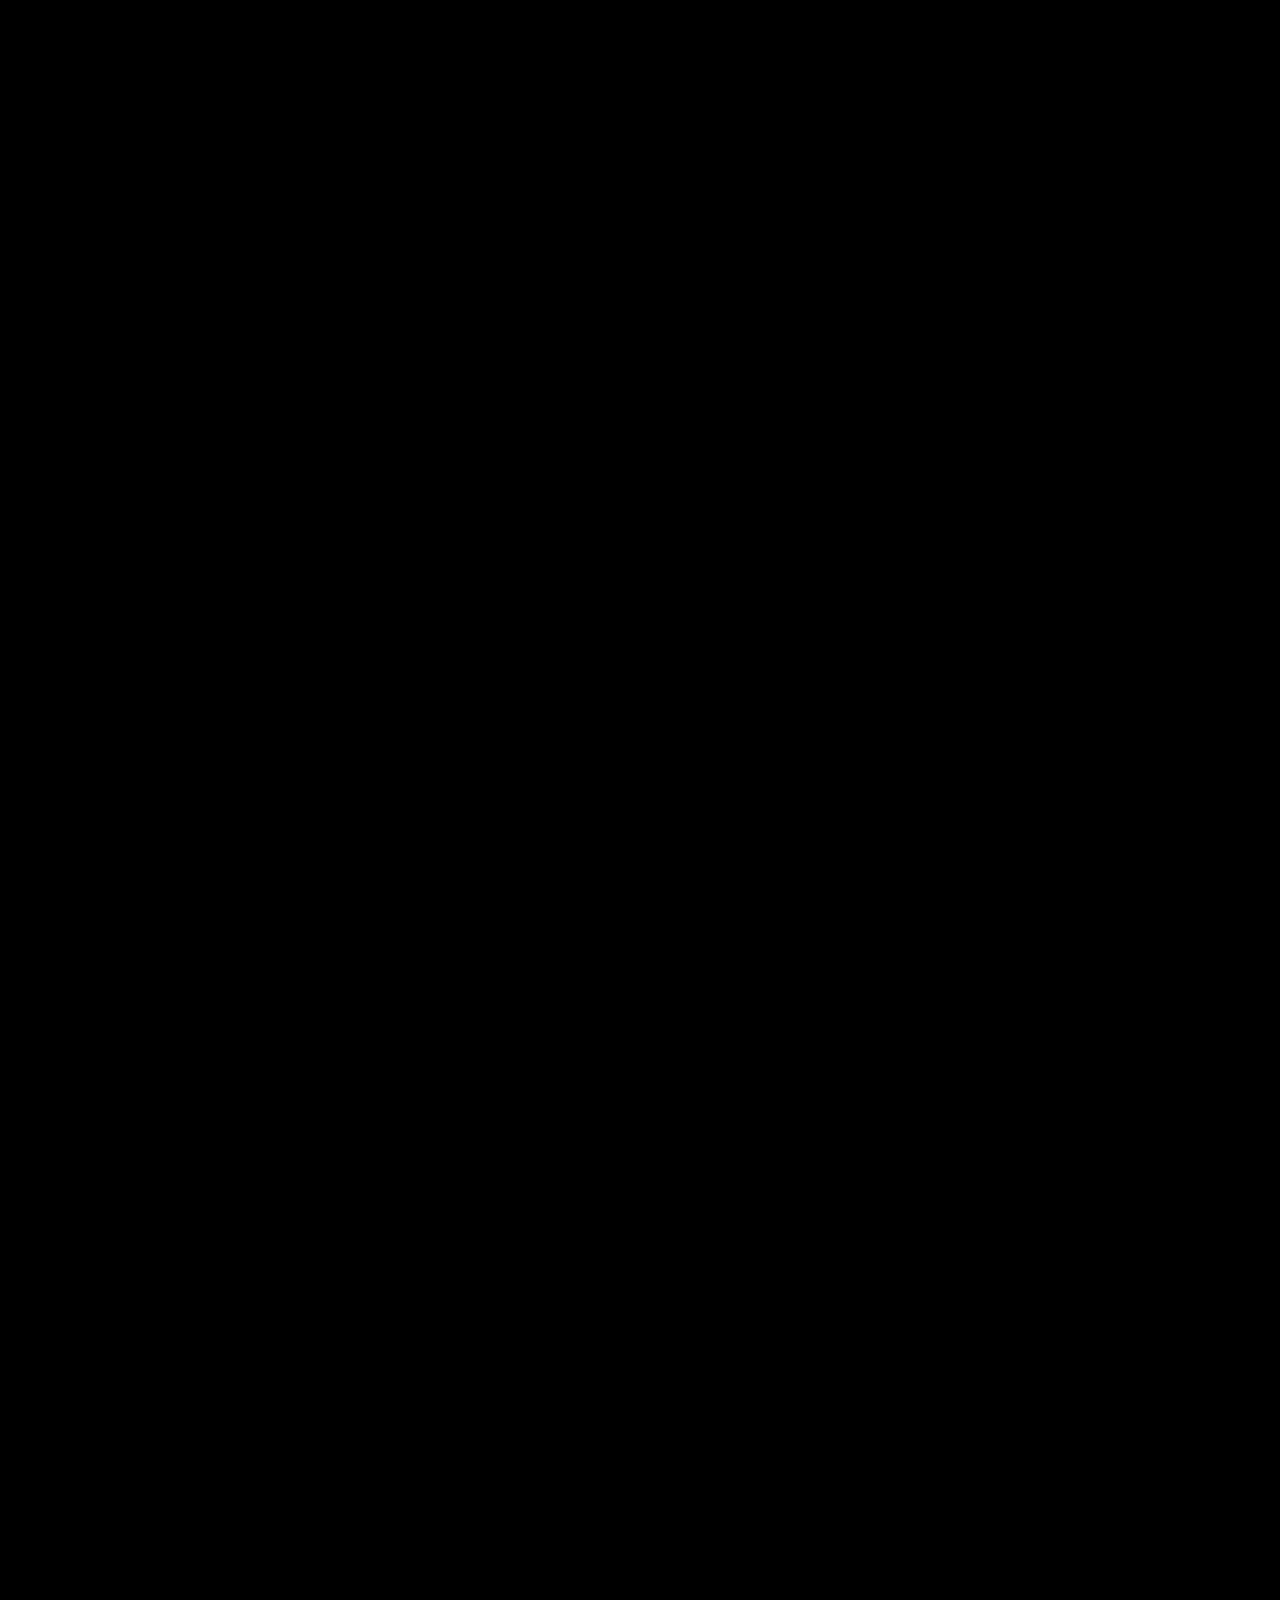
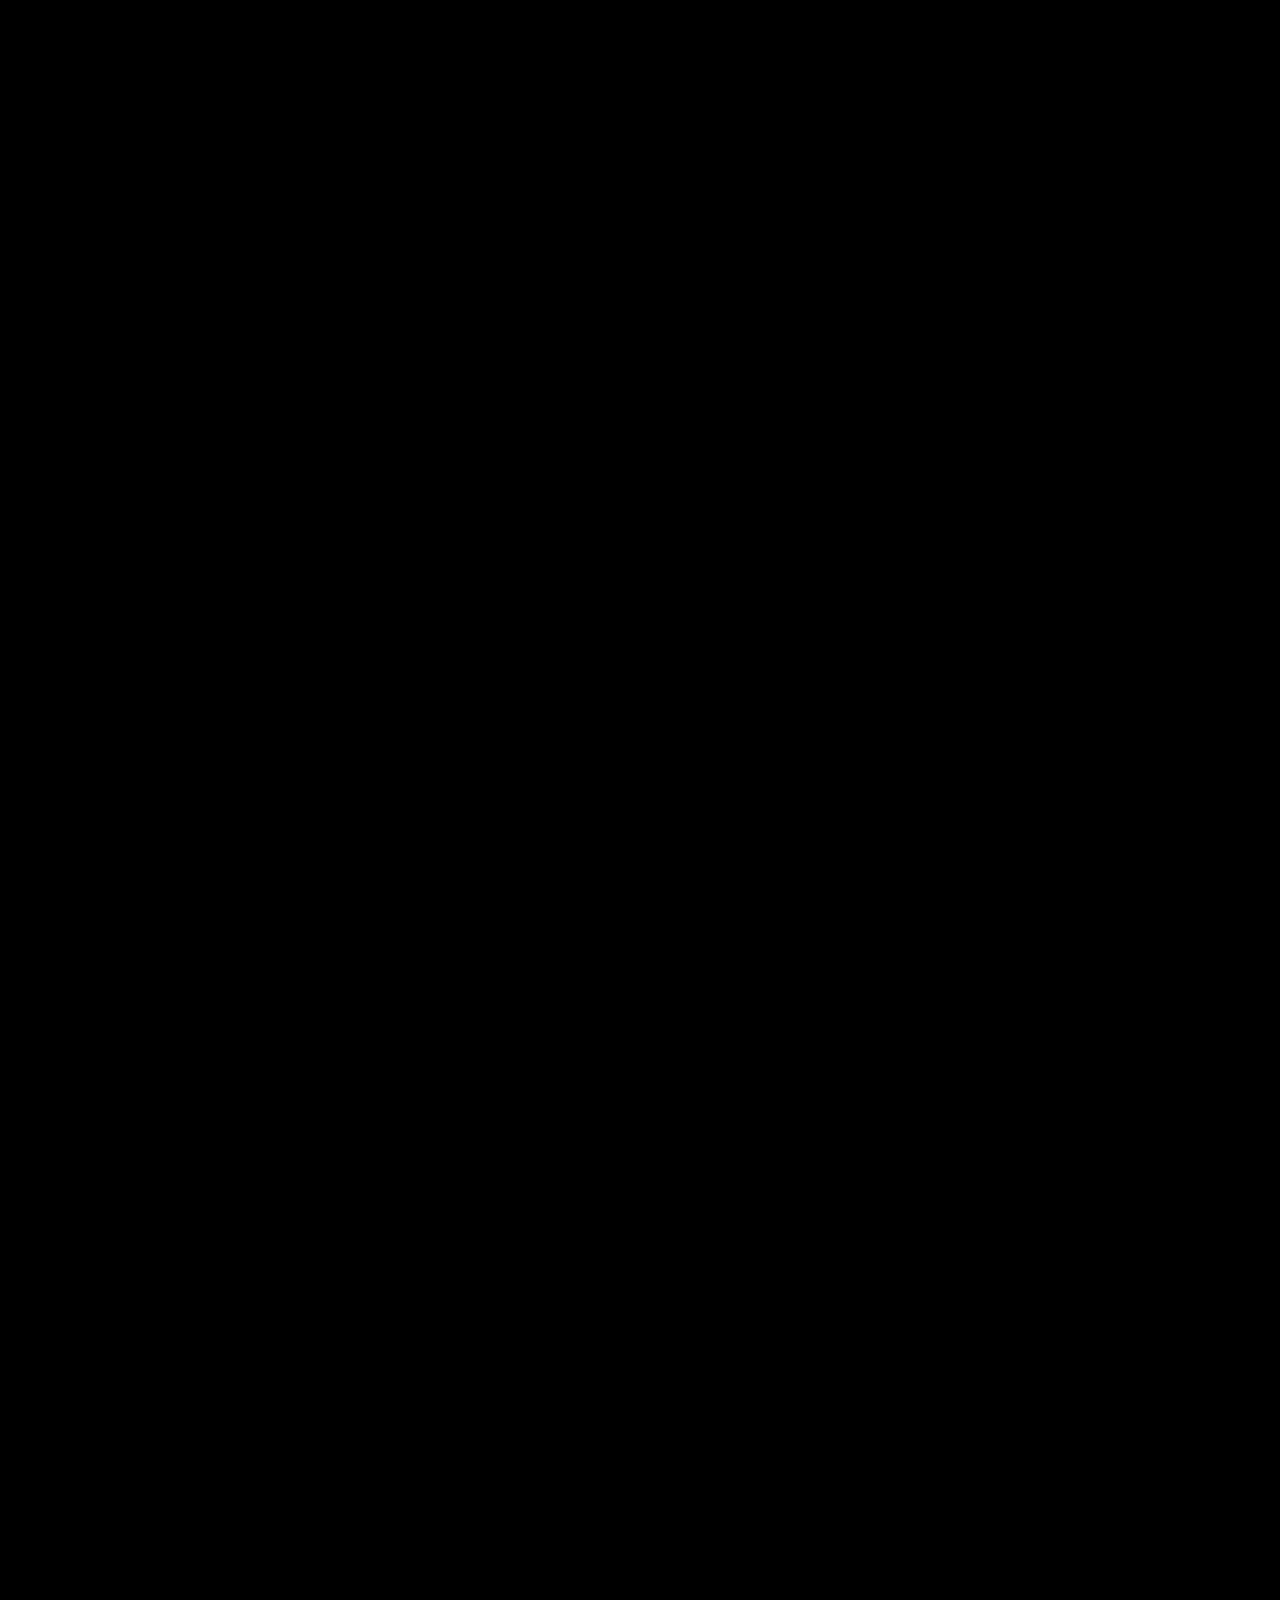
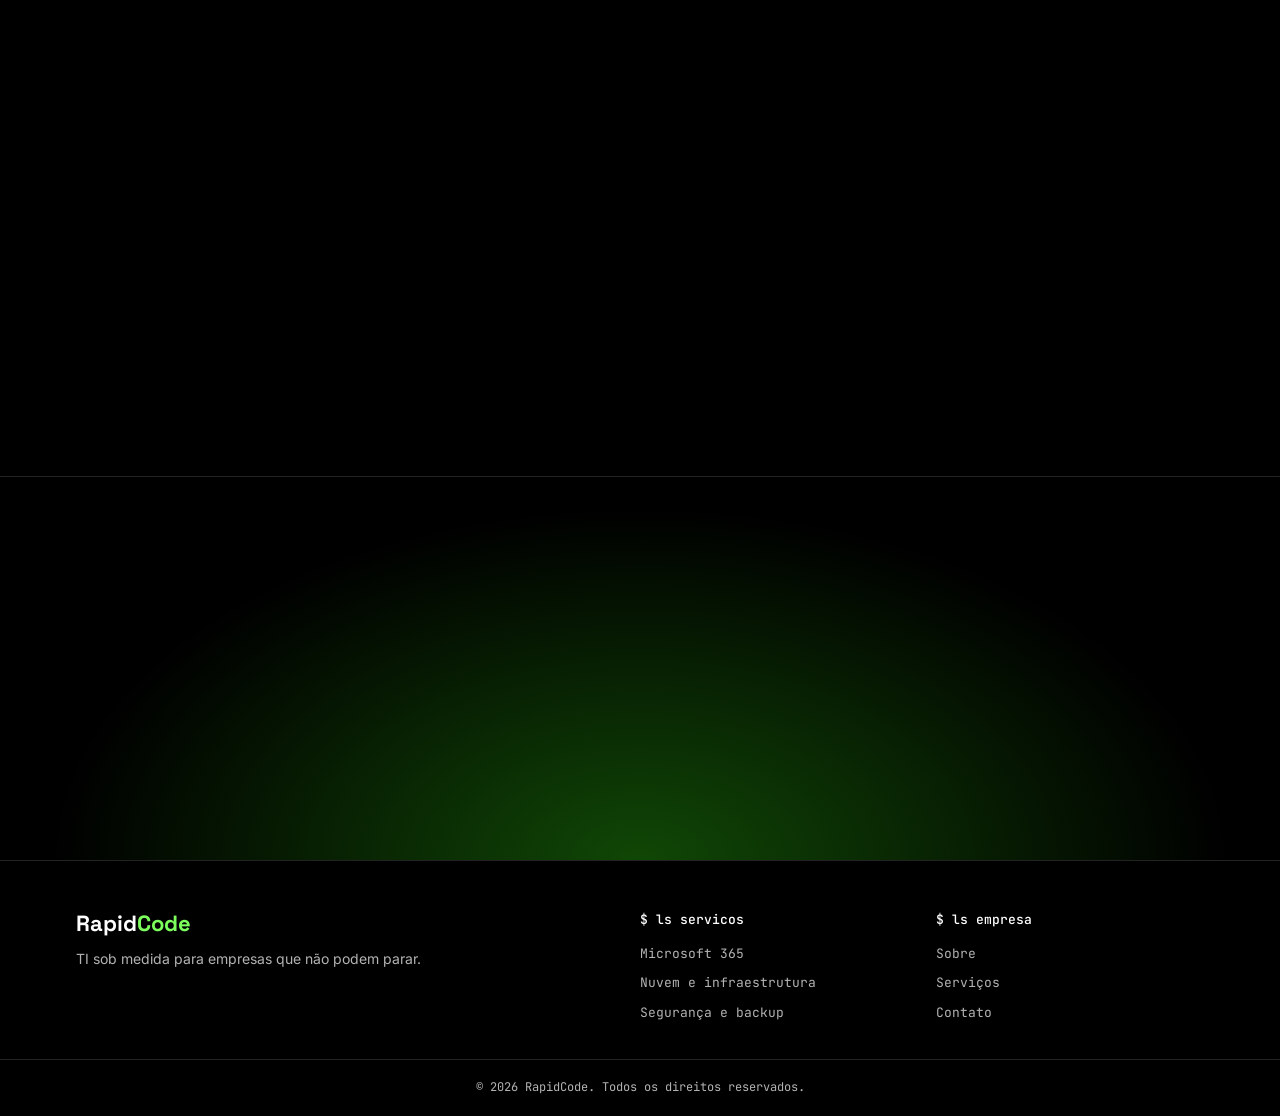
<file: servicos.html>
<!DOCTYPE html>
<html lang="pt-BR">
<head>
<meta charset="utf-8">
<meta name="viewport" content="width=device-width, initial-scale=1">
<title>Serviços de TI: Microsoft 365, backup e nuvem | RapidCode</title>
<meta name="description" content="Conheça os 9 serviços de TI da RapidCode: Microsoft 365, servidores em nuvem, backup, segurança da informação, outsourcing, sistemas e IA para empresas.">
<meta name="robots" content="index,follow">
<link rel="canonical" href="https://www.rapidcode.com.br/servicos.html">
<meta name="theme-color" content="#000000">
<meta property="og:type" content="website">
<meta property="og:site_name" content="RapidCode">
<meta property="og:title" content="Serviços de TI: Microsoft 365, backup e nuvem | RapidCode">
<meta property="og:description" content="Conheça os 9 serviços de TI da RapidCode: Microsoft 365, servidores em nuvem, backup, segurança da informação, outsourcing, sistemas e IA para empresas.">
<meta property="og:url" content="https://www.rapidcode.com.br/servicos.html">
<meta property="og:image" content="https://www.rapidcode.com.br/img/og-image.png">
<meta property="og:image:width" content="1200">
<meta property="og:image:height" content="630">
<meta property="og:image:alt" content="RapidCode - Soluções em TI para empresas">
<meta property="og:locale" content="pt_BR">
<meta name="twitter:card" content="summary_large_image">
<meta name="twitter:title" content="Serviços de TI: Microsoft 365, backup e nuvem | RapidCode">
<meta name="twitter:description" content="Conheça os 9 serviços de TI da RapidCode: Microsoft 365, servidores em nuvem, backup, segurança da informação, outsourcing, sistemas e IA para empresas.">
<meta name="twitter:image" content="https://www.rapidcode.com.br/img/og-image.png">
<link rel="icon" href="favicon.ico" sizes="48x48">
<link rel="icon" type="image/svg+xml" href="img/favicon.svg">
<link rel="icon" type="image/png" sizes="32x32" href="img/favicon-32.png">
<link rel="apple-touch-icon" href="img/apple-touch-icon.png">
<link rel="manifest" href="site.webmanifest">
<meta http-equiv="Content-Security-Policy" content="default-src 'self'; script-src 'self'; style-src 'self'; font-src 'self'; img-src 'self' data:; connect-src 'self'; manifest-src 'self'; base-uri 'self'; form-action 'self'; object-src 'none'; upgrade-insecure-requests">
<meta name="referrer" content="strict-origin-when-cross-origin">
<link rel="preload" href="fonts/inter-latin.woff2" as="font" type="font/woff2" crossorigin>
<link rel="preload" href="fonts/space-grotesk-latin.woff2" as="font" type="font/woff2" crossorigin>
<link rel="stylesheet" href="css/fonts.css">
<link rel="stylesheet" href="css/style.css">
<!-- SEO: definir cidade/região (areaServed e address no JSON-LD) -->
<script type="application/ld+json">
{
  "@context": "https://schema.org",
  "@graph": [
    {
      "@type": "ItemList",
      "name": "Serviços de TI da RapidCode",
      "itemListElement": [
        {
          "@type": "ListItem",
          "position": 1,
          "item": {
            "@type": "Service",
            "name": "Microsoft 365 para empresas",
            "serviceType": "Microsoft 365 para empresas",
            "description": "Migramos a empresa para o Microsoft 365 com planejamento, janela combinada e zero perda de mensagens, e deixamos identidade, dispositivos e arquivos sob política.",
            "url": "https://www.rapidcode.com.br/servicos.html#microsoft-365",
            "provider": {
              "@type": "Organization",
              "name": "RapidCode",
              "url": "https://www.rapidcode.com.br/"
            },
            "areaServed": "BR"
          }
        },
        {
          "@type": "ListItem",
          "position": 2,
          "item": {
            "@type": "Service",
            "name": "Servidores em nuvem",
            "serviceType": "Servidores em nuvem",
            "description": "Entendemos o que você realmente consome, migramos por etapas com plano de retorno e acompanhamos o custo mês a mês.",
            "url": "https://www.rapidcode.com.br/servicos.html#servidores-nuvem",
            "provider": {
              "@type": "Organization",
              "name": "RapidCode",
              "url": "https://www.rapidcode.com.br/"
            },
            "areaServed": "BR"
          }
        },
        {
          "@type": "ListItem",
          "position": 3,
          "item": {
            "@type": "Service",
            "name": "Infraestrutura local",
            "serviceType": "Infraestrutura local",
            "description": "Projetamos e implantamos a base física e lógica da operação, com visibilidade e monitoramento desde o primeiro dia.",
            "url": "https://www.rapidcode.com.br/servicos.html#infraestrutura-local",
            "provider": {
              "@type": "Organization",
              "name": "RapidCode",
              "url": "https://www.rapidcode.com.br/"
            },
            "areaServed": "BR"
          }
        },
        {
          "@type": "ListItem",
          "position": 4,
          "item": {
            "@type": "Service",
            "name": "Backup e recuperação",
            "serviceType": "Backup e recuperação",
            "description": "Definimos o que proteger, por quanto tempo e em quanto tempo precisa voltar, e provamos isso com testes reais.",
            "url": "https://www.rapidcode.com.br/servicos.html#backup",
            "provider": {
              "@type": "Organization",
              "name": "RapidCode",
              "url": "https://www.rapidcode.com.br/"
            },
            "areaServed": "BR"
          }
        },
        {
          "@type": "ListItem",
          "position": 5,
          "item": {
            "@type": "Service",
            "name": "Segurança da informação",
            "serviceType": "Segurança da informação",
            "description": "Combinamos tecnologia e hábitos: perímetro, endpoints, identidade e pessoas, com apoio na adequação à LGPD.",
            "url": "https://www.rapidcode.com.br/servicos.html#seguranca",
            "provider": {
              "@type": "Organization",
              "name": "RapidCode",
              "url": "https://www.rapidcode.com.br/"
            },
            "areaServed": "BR"
          }
        },
        {
          "@type": "ListItem",
          "position": 6,
          "item": {
            "@type": "Service",
            "name": "Suporte e outsourcing de TI",
            "serviceType": "Suporte e outsourcing de TI",
            "description": "Assumimos o dia a dia da TI com prazos escritos e prioridade para o que para a operação.",
            "url": "https://www.rapidcode.com.br/servicos.html#suporte",
            "provider": {
              "@type": "Organization",
              "name": "RapidCode",
              "url": "https://www.rapidcode.com.br/"
            },
            "areaServed": "BR"
          }
        },
        {
          "@type": "ListItem",
          "position": 7,
          "item": {
            "@type": "Service",
            "name": "Desenvolvimento de sistemas e sites",
            "serviceType": "Desenvolvimento de sistemas e sites",
            "description": "Trabalhamos com escopo claro, prazo e critério de aceite, entregando em ciclos curtos para você ver o resultado cedo.",
            "url": "https://www.rapidcode.com.br/servicos.html#desenvolvimento",
            "provider": {
              "@type": "Organization",
              "name": "RapidCode",
              "url": "https://www.rapidcode.com.br/"
            },
            "areaServed": "BR"
          }
        },
        {
          "@type": "ListItem",
          "position": 8,
          "item": {
            "@type": "Service",
            "name": "Inteligência artificial aplicada",
            "serviceType": "Inteligência artificial aplicada",
            "description": "Começamos pequeno: achamos rotinas repetitivas, testamos uma prova de conceito e medimos antes e depois.",
            "url": "https://www.rapidcode.com.br/servicos.html#ia",
            "provider": {
              "@type": "Organization",
              "name": "RapidCode",
              "url": "https://www.rapidcode.com.br/"
            },
            "areaServed": "BR"
          }
        },
        {
          "@type": "ListItem",
          "position": 9,
          "item": {
            "@type": "Service",
            "name": "Consultoria em projetos de TI",
            "serviceType": "Consultoria em projetos de TI",
            "description": "Olhamos o ambiente de fora, sem vínculo com fornecedor, e entregamos um caminho priorizado.",
            "url": "https://www.rapidcode.com.br/servicos.html#consultoria",
            "provider": {
              "@type": "Organization",
              "name": "RapidCode",
              "url": "https://www.rapidcode.com.br/"
            },
            "areaServed": "BR"
          }
        }
      ]
    },
    {
      "@type": "BreadcrumbList",
      "itemListElement": [
        {
          "@type": "ListItem",
          "position": 1,
          "name": "Início",
          "item": "https://www.rapidcode.com.br/"
        },
        {
          "@type": "ListItem",
          "position": 2,
          "name": "Serviços",
          "item": "https://www.rapidcode.com.br/servicos.html"
        }
      ]
    }
  ]
}
</script>
</head>
<body>
<canvas id="rain" aria-hidden="true"></canvas>

<header class="header" id="header">
  <div class="wrap header__in">
    <a class="logo" href="index.html" aria-label="RapidCode - início">
      <svg viewBox="0 0 190 40" width="170" height="36" role="img" aria-hidden="true">
        <defs><linearGradient id="lg" x1="0" x2="1"><stop offset="0" stop-color="#39FF14"/><stop offset="1" stop-color="#7CFF5C"/></linearGradient></defs>
        <rect x="1" y="3" width="34" height="34" rx="4" fill="none" stroke="url(#lg)" stroke-width="1.6"/>
        <path d="M10 13l8 7-8 7" fill="none" stroke="#FFFFFF" stroke-width="2.6" stroke-linecap="square"/>
        <path d="M21 28h9" stroke="#7CFF5C" stroke-width="2.6"/>
        <text x="44" y="27" font-family="Space Grotesk, sans-serif" font-size="21" font-weight="700" fill="#FFFFFF">Rapid<tspan fill="#7CFF5C">Code</tspan></text>
      </svg>
    </a>
    <nav class="nav" id="nav" aria-label="Principal">
      <a href="index.html">Início</a>
      <a href="servicos.html" class="on" aria-current="page">Serviços</a>
      <a href="sobre.html">Sobre</a>
      <a href="contato.html">Contato</a>
      <a class="btn btn--sm" href="contato.html">Diagnóstico gratuito</a>
    </nav>
    <button class="burger" id="burger" aria-label="Abrir menu" aria-expanded="false" aria-controls="nav"><span></span><span></span><span></span></button>
  </div>
</header>

<main id="topo">
  <section class="hero hero--page hero--slim">
    <div class="wrap hero__in">
      <div class="hero__text">
        <p class="tag mono">$ rapidcode --servicos</p>
        <h1 class="hero__title">Serviços de TI para empresas: o que a RapidCode faz por você</h1>
        <p class="hero__lead">Descrição, o que inclui, tecnologias e entregáveis de cada serviço. Não achou o que precisa? <a href="contato.html">Fale com a RapidCode</a>.</p>
        <nav class="chips chips--index mono" id="svcIndex" aria-label="Ir para um serviço"><a href="#microsoft-365">Microsoft 365 para empresas</a><a href="#servidores-nuvem">Servidores em nuvem</a><a href="#infraestrutura-local">Infraestrutura local</a><a href="#backup">Backup e recuperação</a><a href="#seguranca">Segurança da informação</a><a href="#suporte">Suporte e outsourcing de TI</a><a href="#desenvolvimento">Desenvolvimento de sistemas e sites</a><a href="#ia">Inteligência artificial aplicada</a><a href="#consultoria">Consultoria em projetos de TI</a></nav>
      </div>
    </div>
  </section>

  <section class="sec sec--tight">
    <div class="wrap" id="svcDetalhe">
      <article class="card spot reveal svc" id="microsoft-365"><div class="svc__head"><img src="img/svc-microsoft-365.svg" width="150" height="113" loading="lazy" alt="Ilustração de um envelope de e-mail ligado a quatro janelas do Microsoft 365"><div><span class="card__ico mono">01 / microsoft-365</span><h2>Microsoft 365 para empresas</h2><p class="svc__desc">Migramos a empresa para o Microsoft 365 com planejamento, janela combinada e zero perda de mensagens, e deixamos identidade, dispositivos e arquivos sob política.</p></div></div><div class="cols"><div><h4>$ o-que-inclui</h4><ul class="list"><li>Migração de e-mail (POP, IMAP, Google Workspace e Exchange) sem perda de histórico</li><li>Entra ID com MFA e acesso condicional</li><li>Teams e SharePoint estruturados por área</li><li>OneDrive com redirecionamento de pastas</li><li>Gestão de dispositivos com Intune</li><li>Proteção antiphishing</li></ul></div><div><h4>$ tecnologias</h4><div class="chips"><span>Microsoft 365</span><span>Entra ID</span><span>Intune</span><span>Exchange Online</span><span>SharePoint</span><span>Teams</span></div></div><div><h4>$ entregaveis</h4><ul class="list"><li>Inventário de usuários e licenças</li><li>Documentação das políticas aplicadas</li><li>Treinamento das equipes</li><li>Suporte pós-migração</li></ul></div></div></article>
      <article class="card spot reveal svc" id="servidores-nuvem"><div class="svc__head"><img src="img/svc-servidores-nuvem.svg" width="150" height="113" loading="lazy" alt="Ilustração de uma nuvem conectada a dois servidores com LEDs"><div><span class="card__ico mono">02 / servidores-nuvem</span><h2>Servidores em nuvem</h2><p class="svc__desc">Entendemos o que você realmente consome, migramos por etapas com plano de retorno e acompanhamos o custo mês a mês.</p></div></div><div class="cols"><div><h4>$ o-que-inclui</h4><ul class="list"><li>Avaliação de consumo e dimensionamento</li><li>Plano de migração em ondas, com plano de retorno</li><li>VPN site a site</li><li>Gestão contínua e revisão de custo</li><li>Desenho de alta disponibilidade</li></ul></div><div><h4>$ tecnologias</h4><div class="chips"><span>Azure</span><span>Windows Server</span><span>Linux</span><span>Hyper-V</span><span>VMware</span></div></div><div><h4>$ entregaveis</h4><ul class="list"><li>Relatório de avaliação</li><li>Plano de migração e de retorno</li><li>Ambiente documentado</li><li>Relatório mensal de custo</li></ul></div></div></article>
      <article class="card spot reveal svc" id="infraestrutura-local"><div class="svc__head"><img src="img/svc-infra-local.svg" width="150" height="113" loading="lazy" alt="Ilustração de um switch de rede com portas e sinais de wi-fi"><div><span class="card__ico mono">03 / infraestrutura-local</span><h2>Infraestrutura local</h2><p class="svc__desc">Projetamos e implantamos a base física e lógica da operação, com visibilidade e monitoramento desde o primeiro dia.</p></div></div><div class="cols"><div><h4>$ o-que-inclui</h4><ul class="list"><li>Projeto de rede e VLANs</li><li>Cabeamento estruturado e rack</li><li>Wi-fi corporativo com rede de visitantes</li><li>Servidores e virtualização</li><li>Monitoramento</li><li>Nobreak dimensionado</li></ul></div><div><h4>$ tecnologias</h4><div class="chips"><span>UniFi</span><span>Windows Server</span><span>Hyper-V</span><span>VMware</span><span>Linux</span></div></div><div><h4>$ entregaveis</h4><ul class="list"><li>Projeto e diagrama de rede</li><li>Ambiente instalado e testado</li><li>Documentação e senhas entregues ao cliente</li><li>Painel de monitoramento</li></ul></div></div></article>
      <article class="card spot reveal svc" id="backup"><div class="svc__head"><img src="img/svc-backup.svg" width="150" height="113" loading="lazy" alt="Ilustração de uma pilha de discos ligada a um cadeado de proteção"><div><span class="card__ico mono">04 / backup</span><h2>Backup e recuperação</h2><p class="svc__desc">Definimos o que proteger, por quanto tempo e em quanto tempo precisa voltar, e provamos isso com testes reais.</p></div></div><div class="cols"><div><h4>$ o-que-inclui</h4><ul class="list"><li>Política de backup por criticidade</li><li>Cópia imutável contra ransomware</li><li>Modelo híbrido local + nuvem</li><li>Backup do Microsoft 365</li><li>Testes de restauração com tempo medido</li><li>Plano de recuperação</li></ul></div><div><h4>$ tecnologias</h4><div class="chips"><span>Acronis Cyber Protect</span><span>Azure</span></div></div><div><h4>$ entregaveis</h4><ul class="list"><li>Política de backup documentada</li><li>Relatório dos testes de restauração</li><li>Plano de recuperação de desastres</li></ul></div></div></article>
      <article class="card spot reveal svc" id="seguranca"><div class="svc__head"><img src="img/svc-seguranca.svg" width="150" height="113" loading="lazy" alt="Ilustração de um escudo com marca de verificação e linhas de firewall"><div><span class="card__ico mono">05 / seguranca</span><h2>Segurança da informação</h2><p class="svc__desc">Combinamos tecnologia e hábitos: perímetro, endpoints, identidade e pessoas, com apoio na adequação à LGPD.</p></div></div><div class="cols"><div><h4>$ o-que-inclui</h4><ul class="list"><li>Firewall (Sophos, Fortinet ou UniFi)</li><li>Proteção de endpoint gerenciada</li><li>MFA em sistemas críticos</li><li>Segmentação de rede</li><li>Atualização de sistemas</li><li>Apoio à LGPD</li><li>Conscientização contra phishing</li></ul></div><div><h4>$ tecnologias</h4><div class="chips"><span>Sophos</span><span>Fortinet</span><span>UniFi</span><span>Entra ID</span><span>EDR gerenciado</span></div></div><div><h4>$ entregaveis</h4><ul class="list"><li>Diagnóstico de exposição</li><li>Regras e políticas documentadas</li><li>Relatório de conformidade inicial</li><li>Treinamento de usuários</li></ul></div></div></article>
      <article class="card spot reveal svc" id="suporte"><div class="svc__head"><img src="img/svc-suporte.svg" width="150" height="113" loading="lazy" alt="Ilustração de um headset de atendimento com balão de chamado"><div><span class="card__ico mono">06 / suporte</span><h2>Suporte e outsourcing de TI</h2><p class="svc__desc">Assumimos o dia a dia da TI com prazos escritos e prioridade para o que para a operação.</p></div></div><div class="cols"><div><h4>$ o-que-inclui</h4><ul class="list"><li>Atendimento remoto e presencial</li><li>SLA por criticidade</li><li>Plantão 24x7 para incidentes críticos</li><li>Manutenção preventiva</li><li>Gestão de ativos</li></ul></div><div><h4>$ tecnologias</h4><div class="chips"><span>Service desk</span><span>RMM</span><span>Inventário de ativos</span><span>Monitoramento</span></div></div><div><h4>$ entregaveis</h4><ul class="list"><li>Contrato com SLA por escrito</li><li>Inventário de ativos</li><li>Relatório mensal em linguagem de negócio</li></ul></div></div><div class="plans"><p class="tag mono">$ rapidcode --planos-suporte</p><h3>Planos de suporte</h3><div class="grid grid--3"><div class="card plan card--static"><h3>Basic</h3><p class="price mono">Sob consulta</p><ul class="list"><li>Suporte remoto</li><li>Suporte presencial</li><li>Manutenção corretiva e preventiva</li><li>Backup local</li></ul><a class="btn btn--ghost" href="contato.html?assunto=Suporte%20e%20outsourcing%20de%20TI">Consultar plano Basic</a></div><div class="card plan card--static plan--hot"><span class="badge mono">mais popular</span><h3>Standard</h3><p class="price mono">Sob consulta</p><ul class="list"><li>Tudo do Basic</li><li>Antivírus gerenciado</li><li>Firewall</li></ul><a class="btn" href="contato.html?assunto=Suporte%20e%20outsourcing%20de%20TI">Consultar plano Standard</a></div><div class="card plan card--static"><h3>Premium</h3><p class="price mono">Sob consulta</p><ul class="list"><li>Tudo do Standard</li><li>Backup em nuvem</li><li>E-mail</li><li>Monitoramento 24x7</li><li>Consultoria</li></ul><a class="btn btn--ghost" href="contato.html?assunto=Suporte%20e%20outsourcing%20de%20TI">Consultar plano Premium</a></div></div><p class="plans__more"><a class="btn btn--ghost" href="contato.html">Monte um plano sob medida</a></p></div></article>
      <article class="card spot reveal svc" id="desenvolvimento"><div class="svc__head"><img src="img/svc-dev.svg" width="150" height="113" loading="lazy" alt="Ilustração de uma janela de navegador com símbolos de código"><div><span class="card__ico mono">07 / desenvolvimento</span><h2>Desenvolvimento de sistemas e sites</h2><p class="svc__desc">Trabalhamos com escopo claro, prazo e critério de aceite, entregando em ciclos curtos para você ver o resultado cedo.</p></div></div><div class="cols"><div><h4>$ o-que-inclui</h4><ul class="list"><li>Levantamento de processo</li><li>Escopo com prazo e critério de aceite</li><li>Entregas curtas e frequentes</li><li>Sites responsivos com SEO</li><li>Integrações com ERP</li><li>Publicação e suporte</li></ul></div><div><h4>$ tecnologias</h4><div class="chips"><span>HTML/CSS/JS</span><span>APIs REST</span><span>Bancos relacionais</span><span>Integração com ERP</span></div></div><div><h4>$ entregaveis</h4><ul class="list"><li>Código-fonte entregue ao cliente</li><li>Documentação técnica</li><li>Ambiente publicado</li><li>Período de suporte</li></ul></div></div></article>
      <article class="card spot reveal svc" id="ia"><div class="svc__head"><img src="img/svc-ia.svg" width="150" height="113" loading="lazy" alt="Ilustração de um chip com a sigla AI e trilhas de circuito"><div><span class="card__ico mono">08 / ia</span><h2>Inteligência artificial aplicada</h2><p class="svc__desc">Começamos pequeno: achamos rotinas repetitivas, testamos uma prova de conceito e medimos antes e depois.</p></div></div><div class="cols"><div><h4>$ o-que-inclui</h4><ul class="list"><li>Mapeamento de rotinas</li><li>Prova de conceito com medição antes/depois</li><li>Microsoft Copilot</li><li>Automações com Claude</li><li>Política de uso de IA</li><li>Treinamento</li></ul></div><div><h4>$ tecnologias</h4><div class="chips"><span>Microsoft Copilot</span><span>Claude</span><span>Automação de fluxos</span></div></div><div><h4>$ entregaveis</h4><ul class="list"><li>Mapa de oportunidades</li><li>Relatório da prova de conceito</li><li>Política de uso de IA</li><li>Treinamento das equipes</li></ul></div></div></article>
      <article class="card spot reveal svc" id="consultoria"><div class="svc__head"><img src="img/svc-consultoria.svg" width="150" height="113" loading="lazy" alt="Ilustração de um gráfico de barras com linha de tendência"><div><span class="card__ico mono">09 / consultoria</span><h2>Consultoria em projetos de TI</h2><p class="svc__desc">Olhamos o ambiente de fora, sem vínculo com fornecedor, e entregamos um caminho priorizado.</p></div></div><div class="cols"><div><h4>$ o-que-inclui</h4><ul class="list"><li>Diagnóstico do ambiente</li><li>Mapa de risco</li><li>Plano diretor de TI</li><li>Revisão de contratos e licenças</li><li>Apoio à decisão</li><li>Acompanhamento da execução</li></ul></div><div><h4>$ tecnologias</h4><div class="chips"><span>Frameworks de governança</span><span>Análise de custo (TCO)</span></div></div><div><h4>$ entregaveis</h4><ul class="list"><li>Relatório de diagnóstico</li><li>Mapa de risco priorizado</li><li>Plano diretor com cronograma</li></ul></div></div></article>
      </div>
  </section>

  <section class="cta cta--short">
    <img class="cta__bg" src="img/cta-bg.svg" alt="" aria-hidden="true" loading="lazy" width="1200" height="400">
    <div class="wrap cta__in reveal">
      <p class="tag mono">$ rapidcode --diagnostico --gratis</p>
      <h2>Qual serviço faz sentido para você?</h2>
      <p>Comece pelo diagnóstico gratuito e descubra por onde vale a pena começar.</p>
      <a class="btn btn--lg" href="contato.html">Pedir diagnóstico gratuito</a>
    </div>
  </section>
</main>

<footer class="footer">
  <div class="wrap footer__in">
    <div>
      <strong class="footer__logo">Rapid<span>Code</span></strong>
      <p>TI sob medida para empresas que não podem parar.</p>
    </div>
    <div class="mono footer__col"><b>$ ls servicos</b><a href="servicos.html#microsoft-365">Microsoft 365</a><a href="servicos.html#servidores-nuvem">Nuvem e infraestrutura</a><a href="servicos.html#seguranca">Segurança e backup</a></div>
    <div class="mono footer__col"><b>$ ls empresa</b><a href="sobre.html">Sobre</a><a href="servicos.html">Serviços</a><a href="contato.html">Contato</a></div>
  </div>
  <p class="footer__copy mono">&copy; 2026 RapidCode. Todos os direitos reservados.</p>
</footer>

<script src="js/data.js" defer></script>
<script src="js/main.js" defer></script>
</body>
</html>
</file>
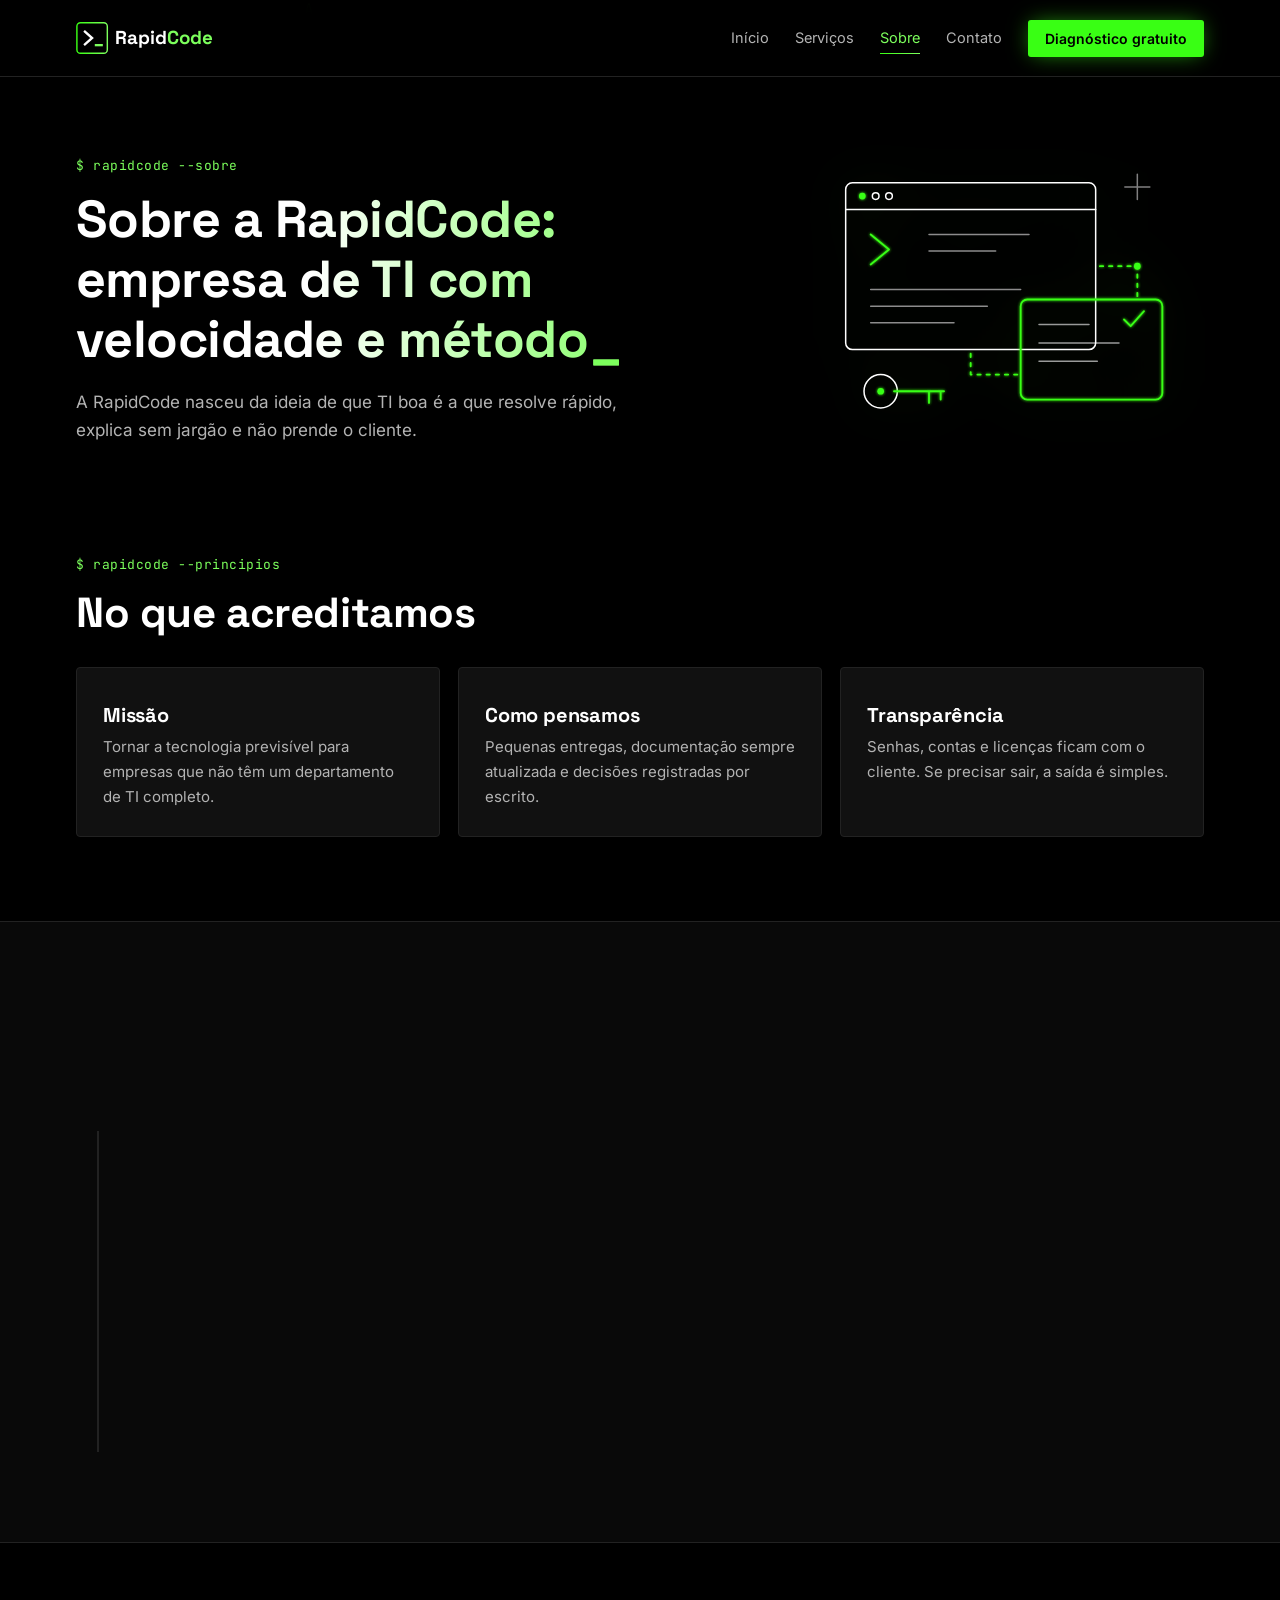
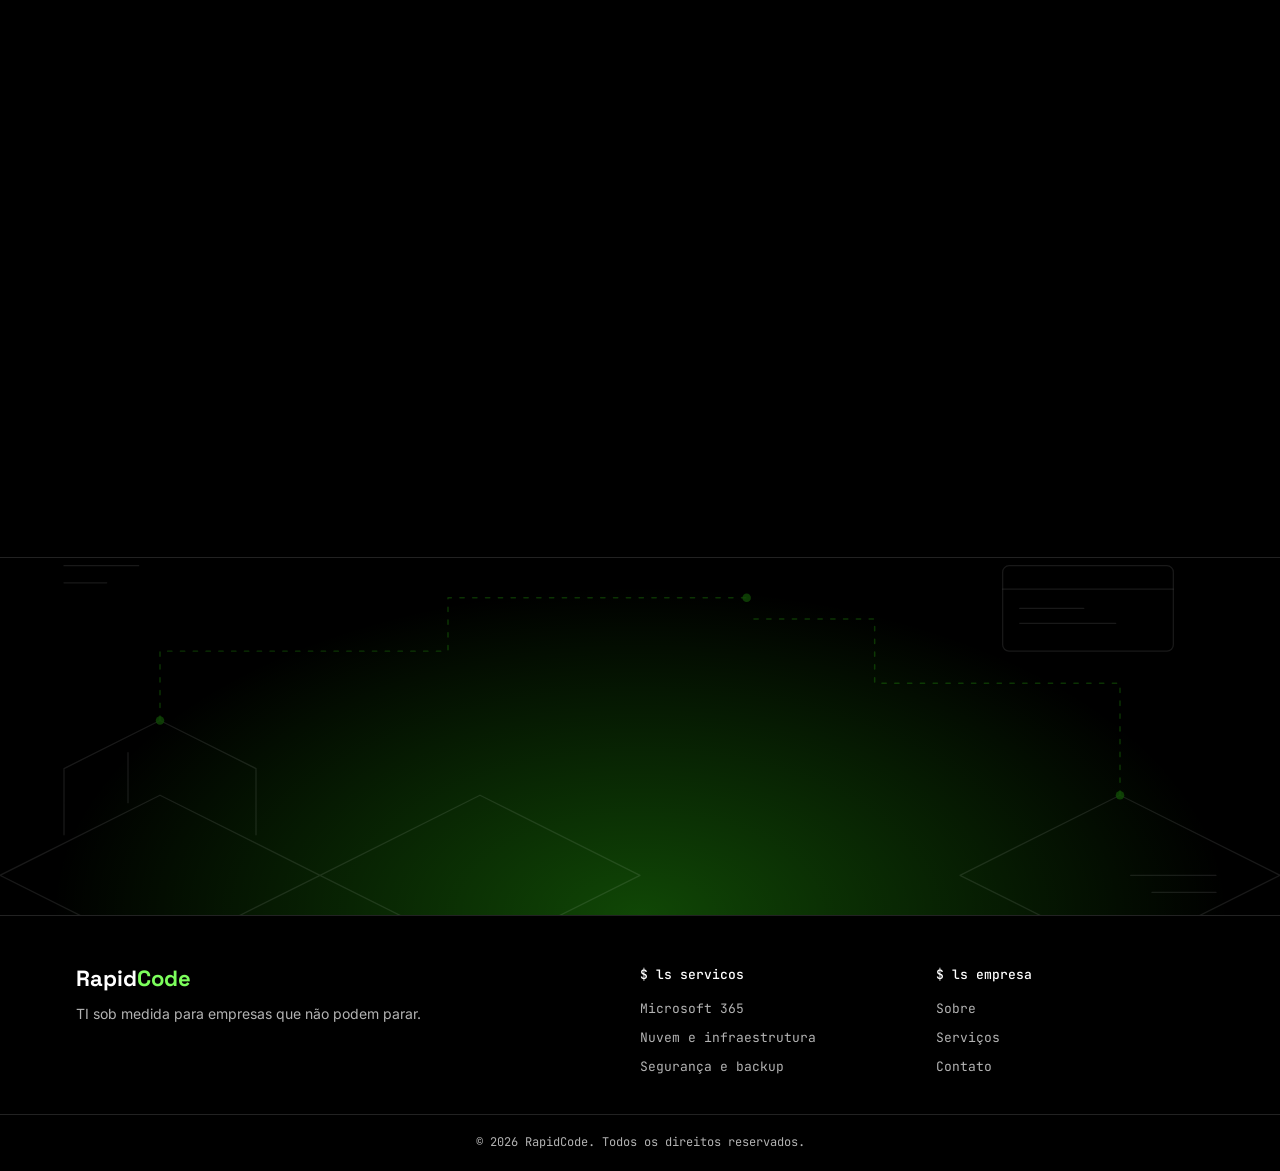
<file: sobre.html>
<!DOCTYPE html>
<html lang="pt-BR">
<head>
<meta charset="utf-8">
<meta name="viewport" content="width=device-width, initial-scale=1">
<title>Sobre a empresa de TI sem amarras | RapidCode</title>
<meta name="description" content="Conheça a RapidCode, empresa de TI que resolve rápido, explica sem jargão e deixa senhas e código com o cliente. Atende o Alto Tietê (SP) e todo o Brasil.">
<meta name="robots" content="index,follow">
<link rel="canonical" href="https://www.rapidcode.com.br/sobre.html">
<meta name="theme-color" content="#000000">
<meta property="og:type" content="website">
<meta property="og:site_name" content="RapidCode">
<meta property="og:title" content="Sobre a empresa de TI sem amarras | RapidCode">
<meta property="og:description" content="Conheça a RapidCode, empresa de TI que resolve rápido, explica sem jargão e deixa senhas e código com o cliente. Atende o Alto Tietê (SP) e todo o Brasil.">
<meta property="og:url" content="https://www.rapidcode.com.br/sobre.html">
<meta property="og:image" content="https://www.rapidcode.com.br/img/og-image.png">
<meta property="og:image:width" content="1200">
<meta property="og:image:height" content="630">
<meta property="og:image:alt" content="RapidCode - Soluções em TI para empresas">
<meta property="og:locale" content="pt_BR">
<meta name="twitter:card" content="summary_large_image">
<meta name="twitter:title" content="Sobre a empresa de TI sem amarras | RapidCode">
<meta name="twitter:description" content="Conheça a RapidCode, empresa de TI que resolve rápido, explica sem jargão e deixa senhas e código com o cliente. Atende o Alto Tietê (SP) e todo o Brasil.">
<meta name="twitter:image" content="https://www.rapidcode.com.br/img/og-image.png">
<link rel="icon" href="favicon.ico" sizes="48x48">
<link rel="icon" type="image/svg+xml" href="img/favicon.svg">
<link rel="icon" type="image/png" sizes="32x32" href="img/favicon-32.png">
<link rel="apple-touch-icon" href="img/apple-touch-icon.png">
<link rel="manifest" href="site.webmanifest">
<meta http-equiv="Content-Security-Policy" content="default-src 'self'; script-src 'self'; style-src 'self'; font-src 'self'; img-src 'self' data:; connect-src 'self'; manifest-src 'self'; base-uri 'self'; form-action 'self'; object-src 'none'; upgrade-insecure-requests">
<meta name="referrer" content="strict-origin-when-cross-origin">
<link rel="preload" href="fonts/inter-latin.woff2" as="font" type="font/woff2" crossorigin>
<link rel="preload" href="fonts/space-grotesk-latin.woff2" as="font" type="font/woff2" crossorigin>
<link rel="stylesheet" href="css/fonts.css">
<link rel="stylesheet" href="css/style.css">
<!-- SEO: definir cidade/região (areaServed e address no JSON-LD) -->
<script type="application/ld+json">
{
  "@context": "https://schema.org",
  "@graph": [
    {
      "@type": "AboutPage",
      "name": "Sobre a RapidCode",
      "url": "https://www.rapidcode.com.br/sobre.html",
      "inLanguage": "pt-BR",
      "isPartOf": {
        "@type": "WebSite",
        "url": "https://www.rapidcode.com.br/",
        "name": "RapidCode"
      }
    },
    {
      "@type": "BreadcrumbList",
      "itemListElement": [
        {
          "@type": "ListItem",
          "position": 1,
          "name": "Início",
          "item": "https://www.rapidcode.com.br/"
        },
        {
          "@type": "ListItem",
          "position": 2,
          "name": "Sobre",
          "item": "https://www.rapidcode.com.br/sobre.html"
        }
      ]
    }
  ]
}
</script>
</head>
<body>
<canvas id="rain" aria-hidden="true"></canvas>

<header class="header" id="header">
  <div class="wrap header__in">
    <a class="logo" href="index.html" aria-label="RapidCode - início">
      <svg viewBox="0 0 190 40" width="170" height="36" role="img" aria-hidden="true">
        <defs><linearGradient id="lg" x1="0" x2="1"><stop offset="0" stop-color="#39FF14"/><stop offset="1" stop-color="#7CFF5C"/></linearGradient></defs>
        <rect x="1" y="3" width="34" height="34" rx="4" fill="none" stroke="url(#lg)" stroke-width="1.6"/>
        <path d="M10 13l8 7-8 7" fill="none" stroke="#FFFFFF" stroke-width="2.6" stroke-linecap="square"/>
        <path d="M21 28h9" stroke="#7CFF5C" stroke-width="2.6"/>
        <text x="44" y="27" font-family="Space Grotesk, sans-serif" font-size="21" font-weight="700" fill="#FFFFFF">Rapid<tspan fill="#7CFF5C">Code</tspan></text>
      </svg>
    </a>
    <nav class="nav" id="nav" aria-label="Principal">
      <a href="index.html">Início</a>
      <a href="servicos.html">Serviços</a>
      <a href="sobre.html" class="on" aria-current="page">Sobre</a>
      <a href="contato.html">Contato</a>
      <a class="btn btn--sm" href="contato.html">Diagnóstico gratuito</a>
    </nav>
    <button class="burger" id="burger" aria-label="Abrir menu" aria-expanded="false" aria-controls="nav"><span></span><span></span><span></span></button>
  </div>
</header>

<main id="topo">
  <section class="hero hero--page">
    <div class="wrap hero__in">
      <div class="hero__text">
        <p class="tag mono">$ rapidcode --sobre</p>
        <h1 class="hero__title">Sobre a RapidCode: empresa de TI com velocidade e método<span class="cursor" aria-hidden="true">_</span></h1>
        <p class="hero__lead">A RapidCode nasceu da ideia de que TI boa é a que resolve rápido, explica sem jargão e não prende o cliente.</p>
      </div>
      <figure class="hero__art"><img src="img/sobre.svg" width="480" height="380" alt="Ilustração em linhas de uma janela de terminal com código, um documento de contrato com marca de verificação e uma chave de acesso ligados por linhas tracejadas" fetchpriority="high"></figure>
    </div>
  </section>

  <section class="sec sec--tight">
    <div class="wrap">
      <p class="tag mono reveal">$ rapidcode --principios</p>
      <h2 class="reveal">No que acreditamos</h2>
      <div class="grid grid--3">
        <div class="card reveal spot"><h3>Missão</h3><p>Tornar a tecnologia previsível para empresas que não têm um departamento de TI completo.</p></div>
        <div class="card reveal spot"><h3>Como pensamos</h3><p>Pequenas entregas, documentação sempre atualizada e decisões registradas por escrito.</p></div>
        <div class="card reveal spot"><h3>Transparência</h3><p>Senhas, contas e licenças ficam com o cliente. Se precisar sair, a saída é simples.</p></div>
      </div>
    </div>
  </section>

  <section class="sec sec--alt" id="processo">
    <div class="wrap">
      <p class="tag mono reveal">$ rapidcode --processo</p>
      <h2 class="reveal">Como trabalhamos</h2>
      <ol class="timeline" id="timeline">
        <span class="timeline__line"><i id="tlFill"></i></span>
        <li class="reveal"><span class="step mono">01</span><div><h3>Diagnóstico</h3><p>Gratuito e sem compromisso.</p></div></li>
        <li class="reveal"><span class="step mono">02</span><div><h3>Proposta</h3><p>Escopo fechado por escrito.</p></div></li>
        <li class="reveal"><span class="step mono">03</span><div><h3>Execução</h3><p>Entrega em ondas.</p></div></li>
        <li class="reveal"><span class="step mono">04</span><div><h3>Operação</h3><p>Monitoramento e SLA.</p></div></li>
      </ol>
    </div>
  </section>

  <section class="sec" id="onde-atendemos">
    <div class="wrap">
      <p class="tag mono reveal">$ rapidcode --cobertura</p>
      <h2 class="reveal">Onde atendemos</h2>
      <p class="sec__lead reveal">Atendimento presencial nas cidades do Alto Tietê, em São Paulo, e remoto para empresas de todo o Brasil.</p>
      <div class="grid grid--2">
        <div class="card reveal spot">
          <h3>Presencial no Alto Tietê (SP)</h3>
          <p>Visitas programadas, instalação de rede, servidores e wi-fi, e atendimento no local quando o problema não se resolve à distância.</p>
          <div class="chips">
            <span>Arujá</span><span>Biritiba Mirim</span><span>Ferraz de Vasconcelos</span><span>Guararema</span><span>Itaquaquecetuba</span><span>Mogi das Cruzes</span><span>Poá</span><span>Salesópolis</span><span>Santa Isabel</span><span>Suzano</span>
          </div>
        </div>
        <div class="card reveal spot">
          <h3>Remoto em todo o Brasil</h3>
          <p>Suporte, Microsoft 365, nuvem, backup, segurança e desenvolvimento atendidos a distância, com o mesmo SLA por escrito, para empresas de qualquer cidade.</p>
          <div class="chips"><span>Suporte remoto</span><span>Nuvem</span><span>Microsoft 365</span><span>Monitoramento 24x7</span></div>
        </div>
      </div>
    </div>
  </section>

  <section class="cta cta--short">
    <img class="cta__bg" src="img/cta-bg.svg" alt="" aria-hidden="true" loading="lazy" width="1200" height="400">
    <div class="wrap cta__in reveal">
      <p class="tag mono">$ rapidcode --conversar</p>
      <h2>Vamos conversar?</h2>
      <p>Conte o seu cenário e voltamos com um caminho claro.</p>
      <a class="btn btn--lg" href="contato.html">Pedir diagnóstico gratuito</a>
    </div>
  </section>
</main>

<footer class="footer">
  <div class="wrap footer__in">
    <div>
      <strong class="footer__logo">Rapid<span>Code</span></strong>
      <p>TI sob medida para empresas que não podem parar.</p>
    </div>
    <div class="mono footer__col"><b>$ ls servicos</b><a href="servicos.html#microsoft-365">Microsoft 365</a><a href="servicos.html#servidores-nuvem">Nuvem e infraestrutura</a><a href="servicos.html#seguranca">Segurança e backup</a></div>
    <div class="mono footer__col"><b>$ ls empresa</b><a href="sobre.html">Sobre</a><a href="servicos.html">Serviços</a><a href="contato.html">Contato</a></div>
  </div>
  <p class="footer__copy mono">&copy; 2026 RapidCode. Todos os direitos reservados.</p>
</footer>

<script src="js/data.js" defer></script>
<script src="js/main.js" defer></script>
</body>
</html>
</file>
<file: css/fonts.css>
/* Fontes hospedadas no próprio site (OFL). Subconjuntos latin e latin-ext. */
@font-face{font-family:'Inter';font-style:normal;font-weight:400 600;font-display:swap;src:url(../fonts/inter-latin-ext.woff2) format('woff2');unicode-range:U+0100-02BA, U+02BD-02C5, U+02C7-02CC, U+02CE-02D7, U+02DD-02FF, U+0304, U+0308, U+0329, U+1D00-1DBF, U+1E00-1E9F, U+1EF2-1EFF, U+2020, U+20A0-20AB, U+20AD-20C4, U+2113, U+2C60-2C7F, U+A720-A7FF}
@font-face{font-family:'Inter';font-style:normal;font-weight:400 600;font-display:swap;src:url(../fonts/inter-latin.woff2) format('woff2');unicode-range:U+0000-00FF, U+0131, U+0152-0153, U+02BB-02BC, U+02C6, U+02DA, U+02DC, U+0304, U+0308, U+0329, U+2000-206F, U+20AC, U+2122, U+2191, U+2193, U+2212, U+2215, U+FEFF, U+FFFD}
@font-face{font-family:'JetBrains Mono';font-style:normal;font-weight:400 500;font-display:swap;src:url(../fonts/jetbrains-mono-latin-ext.woff2) format('woff2');unicode-range:U+0100-02BA, U+02BD-02C5, U+02C7-02CC, U+02CE-02D7, U+02DD-02FF, U+0304, U+0308, U+0329, U+1D00-1DBF, U+1E00-1E9F, U+1EF2-1EFF, U+2020, U+20A0-20AB, U+20AD-20C4, U+2113, U+2C60-2C7F, U+A720-A7FF}
@font-face{font-family:'JetBrains Mono';font-style:normal;font-weight:400 500;font-display:swap;src:url(../fonts/jetbrains-mono-latin.woff2) format('woff2');unicode-range:U+0000-00FF, U+0131, U+0152-0153, U+02BB-02BC, U+02C6, U+02DA, U+02DC, U+0304, U+0308, U+0329, U+2000-206F, U+20AC, U+2122, U+2191, U+2193, U+2212, U+2215, U+FEFF, U+FFFD}
@font-face{font-family:'Space Grotesk';font-style:normal;font-weight:500 700;font-display:swap;src:url(../fonts/space-grotesk-latin-ext.woff2) format('woff2');unicode-range:U+0100-02BA, U+02BD-02C5, U+02C7-02CC, U+02CE-02D7, U+02DD-02FF, U+0304, U+0308, U+0329, U+1D00-1DBF, U+1E00-1E9F, U+1EF2-1EFF, U+2020, U+20A0-20AB, U+20AD-20C4, U+2113, U+2C60-2C7F, U+A720-A7FF}
@font-face{font-family:'Space Grotesk';font-style:normal;font-weight:500 700;font-display:swap;src:url(../fonts/space-grotesk-latin.woff2) format('woff2');unicode-range:U+0000-00FF, U+0131, U+0152-0153, U+02BB-02BC, U+02C6, U+02DA, U+02DC, U+0304, U+0308, U+0329, U+2000-206F, U+20AC, U+2122, U+2191, U+2193, U+2212, U+2215, U+FEFF, U+FFFD}
</file>
<file: css/style.css>
/* RapidCode - tema preto 60% / branco 25% / verde neon 15%, estilo terminal. Compartilhado pelas 4 páginas. */
:root{
  --black:#000000;--black-1:#0A0A0A;--black-2:#111111;--black-3:#161616;
  --line:#222222;--line2:#333333;
  --white:#FFFFFF;--white-soft:#B3B3B3;--white-dim:#D9D9D9;
  --accent:#39FF14;--accent-hi:#7CFF5C;--accent-lo:#2BD10F;
  --accent-rgb:57,255,20;--accent-hi-rgb:124,255,92;
  --bg:var(--black);--bg2:var(--black-1);--card:var(--black-2);
  --text:var(--white);--muted:var(--white-soft);
  --grad:linear-gradient(90deg,#39FF14,#7CFF5C);
  --hh:76px;
}
*{box-sizing:border-box;margin:0;padding:0}
html{scroll-behavior:smooth;scroll-padding-top:100px}
body{background:var(--bg);color:var(--text);font:400 16px/1.65 Inter,system-ui,sans-serif;overflow-x:hidden;-webkit-font-smoothing:antialiased}
.mono{font-family:"JetBrains Mono",ui-monospace,monospace}
h1,h2,h3{font-family:"Space Grotesk",sans-serif;line-height:1.15;letter-spacing:-.01em}
a{color:inherit;text-decoration:none}
ul{list-style:none}
img{max-width:100%}
.wrap{width:100%;max-width:1160px;margin:0 auto;padding:0 16px}
#rain{position:fixed;inset:0;width:100%;height:100%;z-index:0;opacity:.35;pointer-events:none}
main,.footer{position:relative;z-index:1}
:focus-visible{outline:2px solid var(--accent-hi);outline-offset:3px}

.header{position:sticky;top:0;z-index:50;background:rgba(0,0,0,.82);backdrop-filter:blur(10px);border-bottom:1px solid var(--line);transition:all .3s}
.header__in{display:flex;align-items:center;justify-content:space-between;height:var(--hh);transition:height .3s}
.header.is-small .header__in{height:54px}
.header.is-small{border-bottom-color:var(--line2)}
.logo svg{display:block;transition:transform .3s;transform-origin:left center;max-width:100%}
.header.is-small .logo svg{transform:scale(.84)}
.nav{display:flex;align-items:center;gap:26px;font-size:14.5px;color:var(--muted)}
.nav a:not(.btn){position:relative;transition:color .2s}
.nav a:not(.btn):hover,.nav a.on:not(.btn){color:var(--accent-hi)}
.nav a:not(.btn)::after{content:"";position:absolute;left:0;bottom:-4px;height:1px;width:0;background:var(--grad);transition:width .25s}
.nav a:not(.btn):hover::after,.nav a.on:not(.btn)::after{width:100%}
.burger{display:none;width:44px;height:44px;background:none;border:1px solid var(--line2);border-radius:3px;cursor:pointer;flex-direction:column;gap:5px;align-items:center;justify-content:center}
.burger span{width:20px;height:2px;background:var(--white);transition:transform .25s,opacity .25s}
.burger[aria-expanded=true] span:nth-child(1){transform:translateY(7px) rotate(45deg)}
.burger[aria-expanded=true] span:nth-child(2){opacity:0}
.burger[aria-expanded=true] span:nth-child(3){transform:translateY(-7px) rotate(-45deg)}

.btn{display:inline-flex;align-items:center;justify-content:center;gap:8px;padding:13px 22px;background:var(--accent);color:#000;box-shadow:0 0 22px -4px rgba(var(--accent-rgb),.65);font:800 15px Inter,sans-serif;border:1px solid transparent;border-radius:3px;cursor:pointer;transition:transform .2s,box-shadow .25s,background .2s}
.btn:hover{background:var(--accent-lo);transform:translateY(-2px);box-shadow:0 8px 28px -8px rgba(var(--accent-hi-rgb),.7)}
.btn--ghost{background:transparent;color:var(--white);border-color:var(--line2);box-shadow:none}
.btn--ghost:hover{background:rgba(var(--accent-rgb),.12);border-color:var(--accent-hi)}
.btn--sm{padding:9px 16px;font-size:14px;color:#000!important}
.btn--lg{padding:16px 30px;font-size:17px}

.tag{color:var(--accent-hi);font-size:13px;letter-spacing:.04em;margin-bottom:14px}
.hero{padding:88px 0 72px}
.hero__title{font-size:clamp(34px,6.4vw,68px);font-weight:700;max-width:900px;min-height:2.4em;background:linear-gradient(90deg,#FFFFFF 40%,#7CFF5C);-webkit-background-clip:text;background-clip:text;color:transparent}
.cursor{display:inline-block;color:var(--accent-hi);-webkit-text-fill-color:var(--accent-hi);animation:blink 1s steps(1) infinite;margin-left:2px}
@keyframes blink{50%{opacity:0}}
.hero__in{display:grid;grid-template-columns:minmax(0,1.15fr) minmax(0,1fr);gap:40px;align-items:center}
.hero__in .hero__title{font-size:clamp(32px,4.6vw,56px)}
.hero__art img{display:block;width:100%;height:auto;filter:drop-shadow(0 0 24px rgba(var(--accent-rgb),.18))}
.hero--page{padding:64px 0 48px}
.hero--page .hero__title{min-height:0;font-size:clamp(30px,4.2vw,52px)}
.hero--page .hero__lead{font-size:17px;margin:18px 0 0}
.hero--page .hero__art{max-width:400px;justify-self:end;width:100%}
.hero--slim .hero__in{grid-template-columns:minmax(0,1fr)}
.card__img{display:block;width:100%;max-width:150px;height:auto;margin-bottom:14px}
.card__shot{display:block;width:100%;height:auto;margin-bottom:18px;border-radius:6px}
.figwide{margin:34px auto 0;max-width:800px}
.figwide img{display:block;width:100%;height:auto}
.hero__lead{max-width:640px;margin:22px 0 30px;color:var(--muted);font-size:18px}
.hero__lead a{color:var(--accent-hi);text-decoration:underline;text-underline-offset:3px}
.hero__cta{display:flex;flex-wrap:wrap;gap:14px;margin-bottom:34px}
.hero__meta{display:flex;flex-wrap:wrap;gap:10px 28px;font-size:13px;color:var(--muted)}
.hero__meta span{color:var(--accent-hi)}

.marquee{border-block:1px solid var(--line);background:rgba(10,10,10,.85);overflow:hidden;padding:14px 0;mask-image:linear-gradient(90deg,transparent,#000 8%,#000 92%,transparent);-webkit-mask-image:linear-gradient(90deg,transparent,#000 8%,#000 92%,transparent)}
.marquee__track{display:flex;width:max-content;gap:40px;animation:mq 38s linear infinite}
.marquee:hover .marquee__track{animation-play-state:paused}
.marquee__track{align-items:center;gap:44px}
.mq__item{display:inline-flex;align-items:center;gap:10px;font:500 14px "JetBrains Mono",monospace;color:var(--muted);white-space:nowrap;transition:color .25s}
.mq__item svg{flex:none;opacity:.85;transition:color .25s,opacity .25s}
.mq__item:hover{color:var(--white)}
.mq__item:hover svg{color:var(--accent);opacity:1}
.mq__word{height:15px;width:auto}
@keyframes mq{to{transform:translateX(-50%)}}

.sec{padding:84px 0}
.sec--alt{background:rgba(10,10,10,.9);border-block:1px solid var(--line)}
.sec--tight{padding-top:48px}
.sec h2{font-size:clamp(28px,4vw,42px);margin-bottom:12px}
.sec__lead{color:var(--muted);max-width:620px;margin-bottom:38px}
.grid{display:grid;gap:18px;margin-top:30px}
.grid--2{grid-template-columns:repeat(2,1fr)}
.grid--3{grid-template-columns:repeat(3,1fr)}
.grid--4{grid-template-columns:repeat(4,1fr)}
.sec__lead+.grid{margin-top:0}

.card{position:relative;background:var(--card);border:1px solid var(--line);border-radius:4px;padding:26px;overflow:hidden;transition:border-color .25s,transform .25s}
.card:hover{border-color:var(--line2);transform:translateY(-3px)}
.card--static:hover{transform:none}
.spot::before{content:"";position:absolute;inset:0;background:radial-gradient(260px circle at var(--mx,50%) var(--my,50%),rgba(var(--accent-rgb),.22),transparent 70%);opacity:0;transition:opacity .3s;pointer-events:none}
.spot:hover::before{opacity:1}
.spot::after{content:"";position:absolute;inset:0;border-radius:inherit;padding:1px;background:radial-gradient(180px circle at var(--mx,50%) var(--my,50%),rgba(var(--accent-hi-rgb),.8),transparent 70%);-webkit-mask:linear-gradient(#000 0 0) content-box,linear-gradient(#000 0 0);-webkit-mask-composite:xor;mask-composite:exclude;opacity:0;transition:opacity .3s;pointer-events:none}
.spot:hover::after{opacity:1}
.card h3,.card h2.card__title{font-size:20px;margin:10px 0 8px}
.card p{color:var(--muted);font-size:15px}
.card__ico{font:500 13px "JetBrains Mono",monospace;color:var(--accent-hi);display:block}
.card__tag{display:inline-block;font-size:12px;color:var(--accent-hi);border:1px solid var(--line2);padding:2px 9px;border-radius:2px}
a.card{display:block}
.list{margin:16px 0 20px}
.list li{position:relative;padding-left:22px;font-size:14.5px;color:var(--white-dim);margin-bottom:6px}
.list li::before{content:">";position:absolute;left:0;color:var(--accent-hi);font-family:"JetBrains Mono",monospace}
.link{color:var(--accent-hi);font-size:14px}
.link:hover{color:var(--white)}
.chips{display:flex;flex-wrap:wrap;gap:8px}
.chips span,.chips a{font:500 12.5px "JetBrains Mono",monospace;color:var(--white-dim);border:1px solid var(--line2);border-radius:2px;padding:4px 10px;background:var(--black-1)}
.chips a{color:var(--muted);transition:color .2s,border-color .2s}
.chips a:hover{color:var(--accent-hi);border-color:var(--accent-hi)}
.chips--index{margin-top:26px}
.card .chips{margin-top:18px}

.timeline{position:relative;margin-top:36px;padding-left:64px;list-style:none;display:grid;gap:34px}
.timeline__line{position:absolute;left:21px;top:6px;bottom:6px;width:2px;background:var(--line)}
.timeline__line i{display:block;width:100%;height:0;background:var(--grad);box-shadow:0 0 14px rgba(var(--accent-hi-rgb),.6)}
.timeline li{position:relative}
.step{position:absolute;left:-64px;top:0;width:44px;height:44px;display:grid;place-items:center;background:var(--bg);border:1px solid var(--line2);border-radius:3px;color:var(--muted);font-size:14px;transition:all .4s}
.timeline li.on .step{border-color:var(--accent-hi);color:var(--accent-hi);box-shadow:0 0 18px -2px rgba(var(--accent-hi-rgb),.5)}
.timeline h3{font-size:22px;margin-bottom:6px}
.timeline p{color:var(--muted);max-width:560px}

.plan{display:flex;flex-direction:column}
.plan .list{flex:1}
.plan--hot{border-color:var(--accent);box-shadow:0 0 40px -18px rgba(var(--accent-rgb),.8)}
.price{color:var(--white);font-size:15px;margin-bottom:6px}
.badge{position:absolute;top:14px;right:14px;font-size:11px;font-weight:700;background:var(--accent);color:#000;padding:2px 8px;border-radius:2px}

.stats{display:grid;grid-template-columns:repeat(4,1fr);gap:18px;margin:30px 0}
.stat{border-left:2px solid var(--accent);padding:4px 0 4px 18px}
.stat b{display:block;font:700 clamp(30px,4vw,46px) "Space Grotesk",sans-serif;background:linear-gradient(90deg,#FFFFFF,#7CFF5C);-webkit-background-clip:text;background-clip:text;color:transparent}
.stat span{color:var(--muted);font-size:14px}
.quotes{margin-top:10px}
blockquote.card{font-size:15.5px;color:var(--white-dim);font-style:normal}
blockquote cite{display:block;margin-top:14px;font-size:12px;color:var(--accent-hi);font-style:normal}

/* Serviços (página detalhada) */
.svc{padding:30px;margin-bottom:22px}
.svc:hover{transform:none}
.svc__head{display:grid;grid-template-columns:150px minmax(0,1fr);gap:26px;align-items:center;margin-bottom:6px}
.svc__head img{display:block;width:150px;height:auto}
.svc__head h2{font-size:clamp(24px,3vw,32px);margin:0 0 8px}
.svc__desc{color:var(--muted);font-size:16px;max-width:680px}
.cols{display:grid;grid-template-columns:repeat(3,1fr);gap:26px;margin-top:22px;padding-top:22px;border-top:1px solid var(--line)}
.cols h4{font:500 13px "JetBrains Mono",monospace;color:var(--accent-hi);margin-bottom:10px;letter-spacing:.04em}
.cols .list{margin:0}
.plans{margin-top:28px;padding-top:24px;border-top:1px solid var(--line)}
.plans h3{font-size:22px}
.plans .grid{margin-top:16px}
.plans .card{background:var(--black-1)}
.plans__more{margin-top:22px}

/* Sobre */
.prose{max-width:720px;color:var(--muted)}

/* Contato */
.contact{display:grid;grid-template-columns:minmax(0,1.5fr) minmax(0,1fr);gap:22px;align-items:start}
.form{display:grid;gap:16px}
.form .two{display:grid;grid-template-columns:1fr 1fr;gap:16px}
.form label{display:grid;gap:6px;font:500 13px "JetBrains Mono",monospace;color:var(--accent-hi)}
.form input,.form select,.form textarea{width:100%;background:var(--black);color:var(--white);border:1px solid var(--line2);border-radius:3px;padding:12px 14px;font:400 16px Inter,sans-serif;transition:border-color .2s,box-shadow .2s}
.form textarea{resize:vertical;min-height:130px}
.form input:focus,.form select:focus,.form textarea:focus{outline:none;border-color:var(--accent-hi);box-shadow:0 0 0 3px rgba(var(--accent-rgb),.18)}
.form select option{background:var(--black);color:var(--white)}
.form .btn{justify-self:start}
.ok{display:none;border:1px solid var(--accent);background:rgba(var(--accent-rgb),.08);color:var(--white);padding:14px 16px;border-radius:3px;font-size:15px}
.cinfo{display:grid;gap:10px;margin:16px 0 20px;font:400 14px "JetBrains Mono",monospace;color:var(--white-dim)}
.cinfo b{color:var(--accent-hi);font-weight:500;margin-right:10px}
.cinfo span{overflow-wrap:anywhere}
.cinfo a{color:inherit;text-decoration:none;border-bottom:1px dashed var(--line2)}
.cinfo a:hover{color:var(--accent-hi);border-color:var(--accent-hi)}

.cta{padding:96px 0;text-align:center;border-top:1px solid var(--line);background:radial-gradient(ellipse at 50% 100%,rgba(var(--accent-rgb),.28),transparent 65%),rgba(0,0,0,.92)}
.cta{position:relative;overflow:hidden}
.cta__bg{position:absolute;inset:0;width:100%;height:100%;object-fit:cover;opacity:.28;pointer-events:none}
.cta__in{position:relative;z-index:1}
.cta h2{font-size:clamp(28px,4.6vw,48px);margin-bottom:14px}
.cta p:not(.tag){color:var(--muted);max-width:560px;margin:0 auto 28px}
.cta--short{padding:72px 0}

.footer{background:var(--black);border-top:1px solid var(--line);padding:48px 0 0}
.footer__in{display:grid;grid-template-columns:2fr 1fr 1fr;gap:28px}
.footer__logo{font:700 22px "Space Grotesk",sans-serif}
.footer__logo span{color:var(--accent-hi)}
.footer p{color:var(--muted);font-size:14px;margin-top:8px}
.footer__col{display:flex;flex-direction:column;gap:8px;font-size:13px;color:var(--muted)}
.footer__col b{color:var(--white);font-weight:500;margin-bottom:4px}
.footer__col a:hover{color:var(--accent-hi)}
.footer__copy{text-align:center;font-size:12px!important;margin:36px 0 0!important;padding:18px 16px;border-top:1px solid var(--line)}

.reveal{opacity:0;transform:translateY(22px);transition:opacity .7s ease,transform .7s ease;transition-delay:var(--d,0ms)}
.reveal.in{opacity:1;transform:none}

@media (max-width:960px){
  .grid--3,.grid--4{grid-template-columns:repeat(2,1fr)}
  .stats{grid-template-columns:repeat(2,1fr)}
  .cols{grid-template-columns:1fr 1fr}
  .cols>div:last-child{grid-column:1/-1}
}
@media (max-width:900px){
  .hero__in{grid-template-columns:1fr;gap:28px}
  .hero__art,.hero--page .hero__art{max-width:440px;margin:0 auto;justify-self:center;width:100%}
  .contact{grid-template-columns:1fr}
}
@media (max-width:820px){
  .burger{display:flex}
  .nav{position:absolute;left:0;right:0;top:100%;flex-direction:column;align-items:stretch;gap:0;background:rgba(0,0,0,.98);border-bottom:1px solid var(--line2);padding:8px 16px 18px;max-height:0;overflow:hidden;visibility:hidden;opacity:0;transition:opacity .25s}
  .nav.open{max-height:480px;visibility:visible;opacity:1}
  .nav a:not(.btn){padding:14px 0;border-bottom:1px solid var(--line)}
  .nav a:not(.btn)::after{display:none}
  .nav .btn{margin-top:14px}
}
@media (max-width:620px){
  .grid--2,.grid--3,.grid--4{grid-template-columns:1fr}
  .sec{padding:60px 0}
  .hero{padding:56px 0 48px}
  .hero--page{padding:44px 0 36px}
  .footer__in{grid-template-columns:1fr}
  .timeline{padding-left:56px}
  .step{left:-56px;width:38px;height:38px}
  .timeline__line{left:18px}
  .hero__cta .btn{width:100%}
  .svc{padding:22px 18px}
  .svc__head{grid-template-columns:1fr;gap:14px}
  .svc__head img{width:120px}
  .cols{grid-template-columns:1fr}
  .form .two{grid-template-columns:1fr}
  .form .btn{width:100%;justify-self:stretch}
}
@media (prefers-reduced-motion:reduce){
  *,*::before,*::after{animation:none!important;transition:none!important;scroll-behavior:auto!important}
  .reveal{opacity:1;transform:none}
  #rain{display:none}
  .marquee__track{flex-wrap:wrap;width:auto;justify-content:center}
}
</file>
